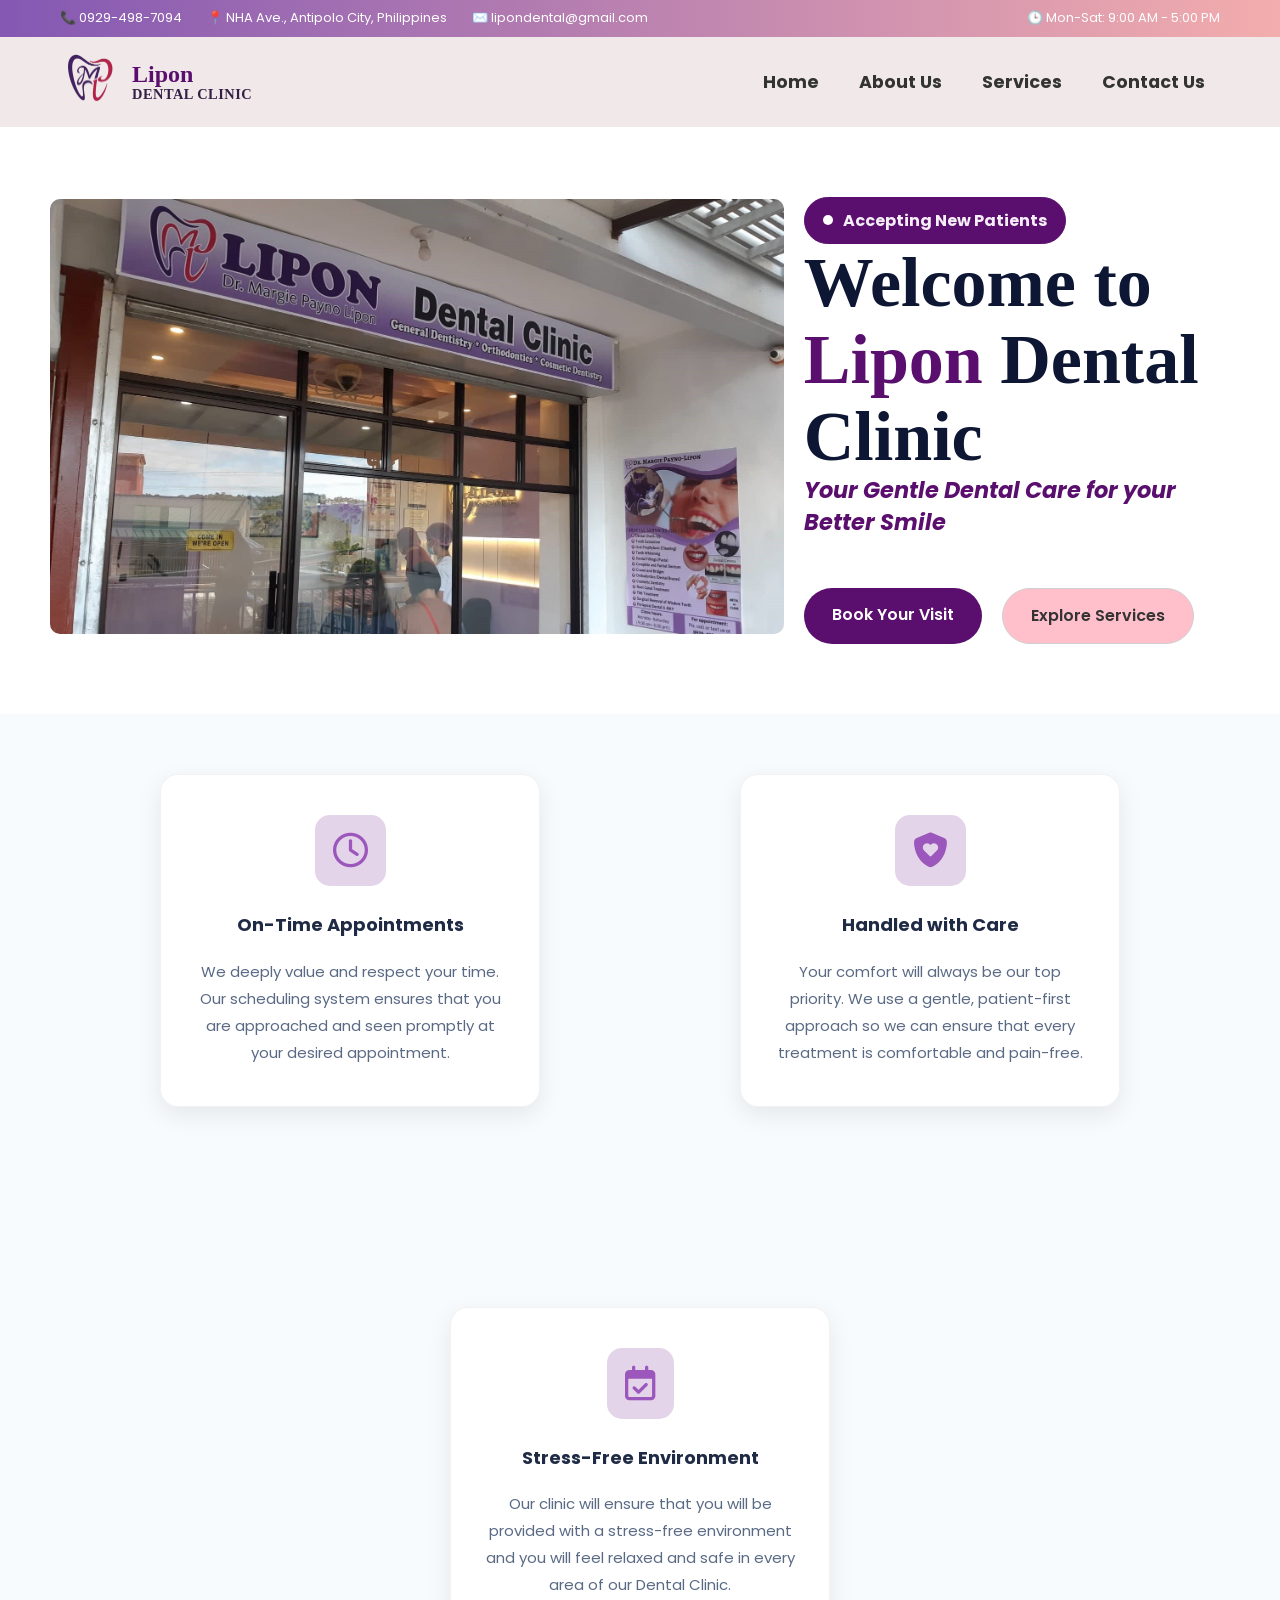
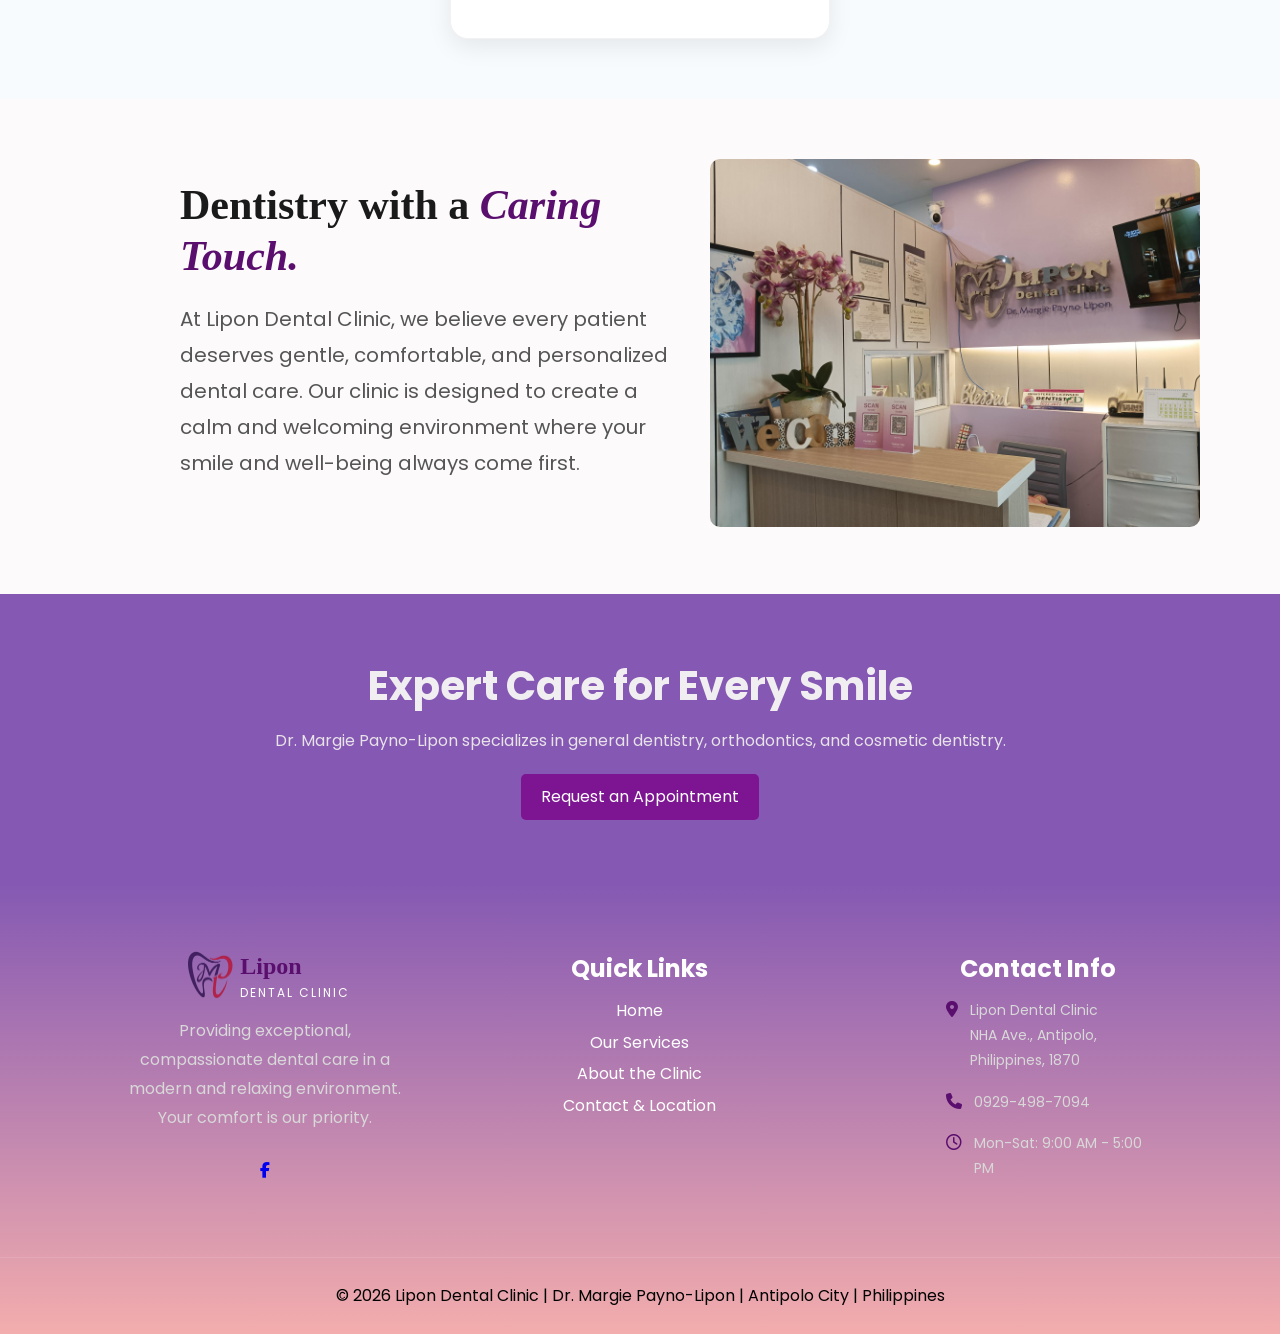
<file: index.html>
<!DOCTYPE html>
<html lang="en">
<head>
    <meta charset="UTF-8">
    <meta name="viewport" content="width=device-width, initial-scale=1.0">
    <title>Lipon Dental Clinic | General Dentistry * Orthodontics * Cosmetic Dentistry</title>
    <link rel="stylesheet" href="css/index.css">
    <link href="https://fonts.googleapis.com/css2?family=Poppins:wght@400;600;700&display=swap" rel="stylesheet">
    <link rel="stylesheet" href="https://cdnjs.cloudflare.com/ajax/libs/font-awesome/6.5.1/css/all.min.css">
</head>
<body>

    <div class="top-bar">
        <div class="container">
            <div class="contact-left">
                <span>📞 0929-498-7094</span>
                <span>📍 NHA Ave., Antipolo City, Philippines</span>
                <span>✉️ lipondental@gmail.com</span>
            </div>
            <div class="schedule-right">
                <span>🕒 Mon-Sat: 9:00 AM - 5:00 PM</span>
            </div>
        </div>
    </div>

    <header>
        <nav>
            <div class="logo-text">
                <strong>
                    <img src="images/logo.jpg" alt="Lipon Dental Clinic Logo">
                </strong>
                <span class="logo-title">
                    <span class="brand-name">Lipon</span>
                    <span class="brand-sub">DENTAL CLINIC</span>
                </span>
            </div>

            <button class="nav-toggle" aria-label="Toggle navigation">
                <i class="fa-solid fa-bars"></i>
            </button>

            <ul class="nav-links">
                <li><a href="index.html">Home</a></li>
                <li><a href="about.html">About Us</a></li>
                <li><a href="services.html">Services</a></li>
                <li><a href="contact.html">Contact Us</a></li>
            </ul>
        </nav>
    </header>

    <main>
        <section class="front-container">
            <div class="front">
                <div class="badge">
                    <div class="dot"></div>
                    Accepting New Patients
                </div>
                <h2>Welcome to <span style="color: #5a0e6d;">Lipon</span> Dental Clinic</h2>
                <span class="quote"><h3>Your Gentle Dental Care for your Better Smile</h3></span>
                <span class="book-button">
                    <a href="contact.html" class="btn-primary">Book Your Visit</a>
                    <a href="services.html" class="btn-secondary">Explore Services</a>
                </span>
            </div>

            <div class="clinicfront">
                <img src="images/clinicfront.jpg" alt="The front of Lipon Dental Clinic with large sign and glass door" class="img-responsive">
            </div>
        </section>

        <section class="box">
            <div class="box1">
                <i class="fa-regular fa-clock"></i>
                <h3>On-Time Appointments</h3>
                <p>We deeply value and respect your time. Our scheduling system ensures that you are approached and seen promptly at your desired appointment.</p>
            </div>
            <div class="box2">
                <i class="fa-solid fa-shield-heart"></i>
                <h3>Handled with Care</h3>
                <p>Your comfort will always be our top priority. We use a gentle, patient-first approach so we can ensure that every treatment is comfortable and pain-free.</p>
            </div>
            <div class="box3">
                <i class="fa-regular fa-calendar-check"></i>
                <h3>Stress-Free Environment</h3>
                <p>Our clinic will ensure that you will be provided with a stress-free environment and you will feel relaxed and safe in every area of our Dental Clinic.</p>
            </div>
        </section>

        <section class="Dentist">
            <div class="descrip">
                <h2>Dentistry with a <em>Caring Touch.</em></h2>
                <p>
                    At Lipon Dental Clinic, we believe every patient deserves gentle,
                    comfortable, and personalized dental care. Our clinic is designed to
                    create a calm and welcoming environment where your smile and well-being
                    always come first.
                </p>
            </div>
            <div class="image">
                <img src="images/frontdesk.jpg" alt="Dental Implants">
            </div>
        </section>

        <section class="appoint-box">
            <h2>Expert Care for Every Smile</h2>
            <p>Dr. Margie Payno-Lipon specializes in general dentistry, orthodontics, and cosmetic dentistry.</p>
            <a href="contact.html" class="req-button">Request an Appointment</a>
        </section>
    </main>

    <footer>
        <div class="footer-container">

            <div class="footer-box">
                <div class="logo">
                    <div class="logo-text">
                        <strong>
                            <img src="images/logo.jpg" alt="Lipon Dental Clinic Logo">
                        </strong>
                    </div>
                    <div>
                        <h2 style="color: #5a0e6d;">Lipon</h2>
                        <span style="color: white;">DENTAL CLINIC</span>
                    </div>
                </div>
                <p>
                    Providing exceptional, compassionate dental care
                    in a modern and relaxing environment. Your
                    comfort is our priority.
                </p>
                <div class="socials">
                    <a href="https://www.facebook.com/profile.php?id=100076051967829&rdid=zDKnbMTBzOsSBwg0&share_url=https%3A%2F%2Fwww.facebook.com%2Fshare%2F1KuawXyeBv%2F#" target="_blank">
                        <i class="fa-brands fa-facebook-f"></i>
                    </a>
                </div>
            </div>

            <div class="footer-box">
                <h3>Quick Links</h3>
                <ul>
                    <li><a href="index.html">Home</a></li>
                    <li><a href="services.html">Our Services</a></li>
                    <li><a href="about.html">About the Clinic</a></li>
                    <li><a href="contact.html">Contact & Location</a></li>
                </ul>
            </div>

            <div class="footer-box">
                <div class="contact-header">
                    <h3>Contact Info</h3>
                </div>
                <div class="contact-item">
                    <i class="fa-solid fa-location-dot"></i>
                    <p>Lipon Dental Clinic<br>NHA Ave., Antipolo, Philippines, 1870</p>
                </div>
                <div class="contact-item">
                    <i class="fa-solid fa-phone"></i>
                    <p>0929-498-7094</p>
                </div>
                <div class="contact-item">
                    <i class="fa-regular fa-clock"></i>
                    <p>Mon-Sat: 9:00 AM - 5:00 PM</p>
                </div>
            </div>

        </div>

        <div class="footer-bottom">
            © 2026 Lipon Dental Clinic | Dr. Margie Payno-Lipon | Antipolo City | Philippines
        </div>
    </footer>

    <script>
        window.addEventListener('scroll', function () {
            const header = document.querySelector('header');
            if (window.scrollY > 10) {
                header.classList.add('scrolled');
            } else {
                header.classList.remove('scrolled');
            }
        });

        const toggle = document.querySelector('.nav-toggle');
        const navLinks = document.querySelector('.nav-links');
        toggle.addEventListener('click', () => {
            navLinks.classList.toggle('open');
        });
    </script>

</body>
</html>
</file>
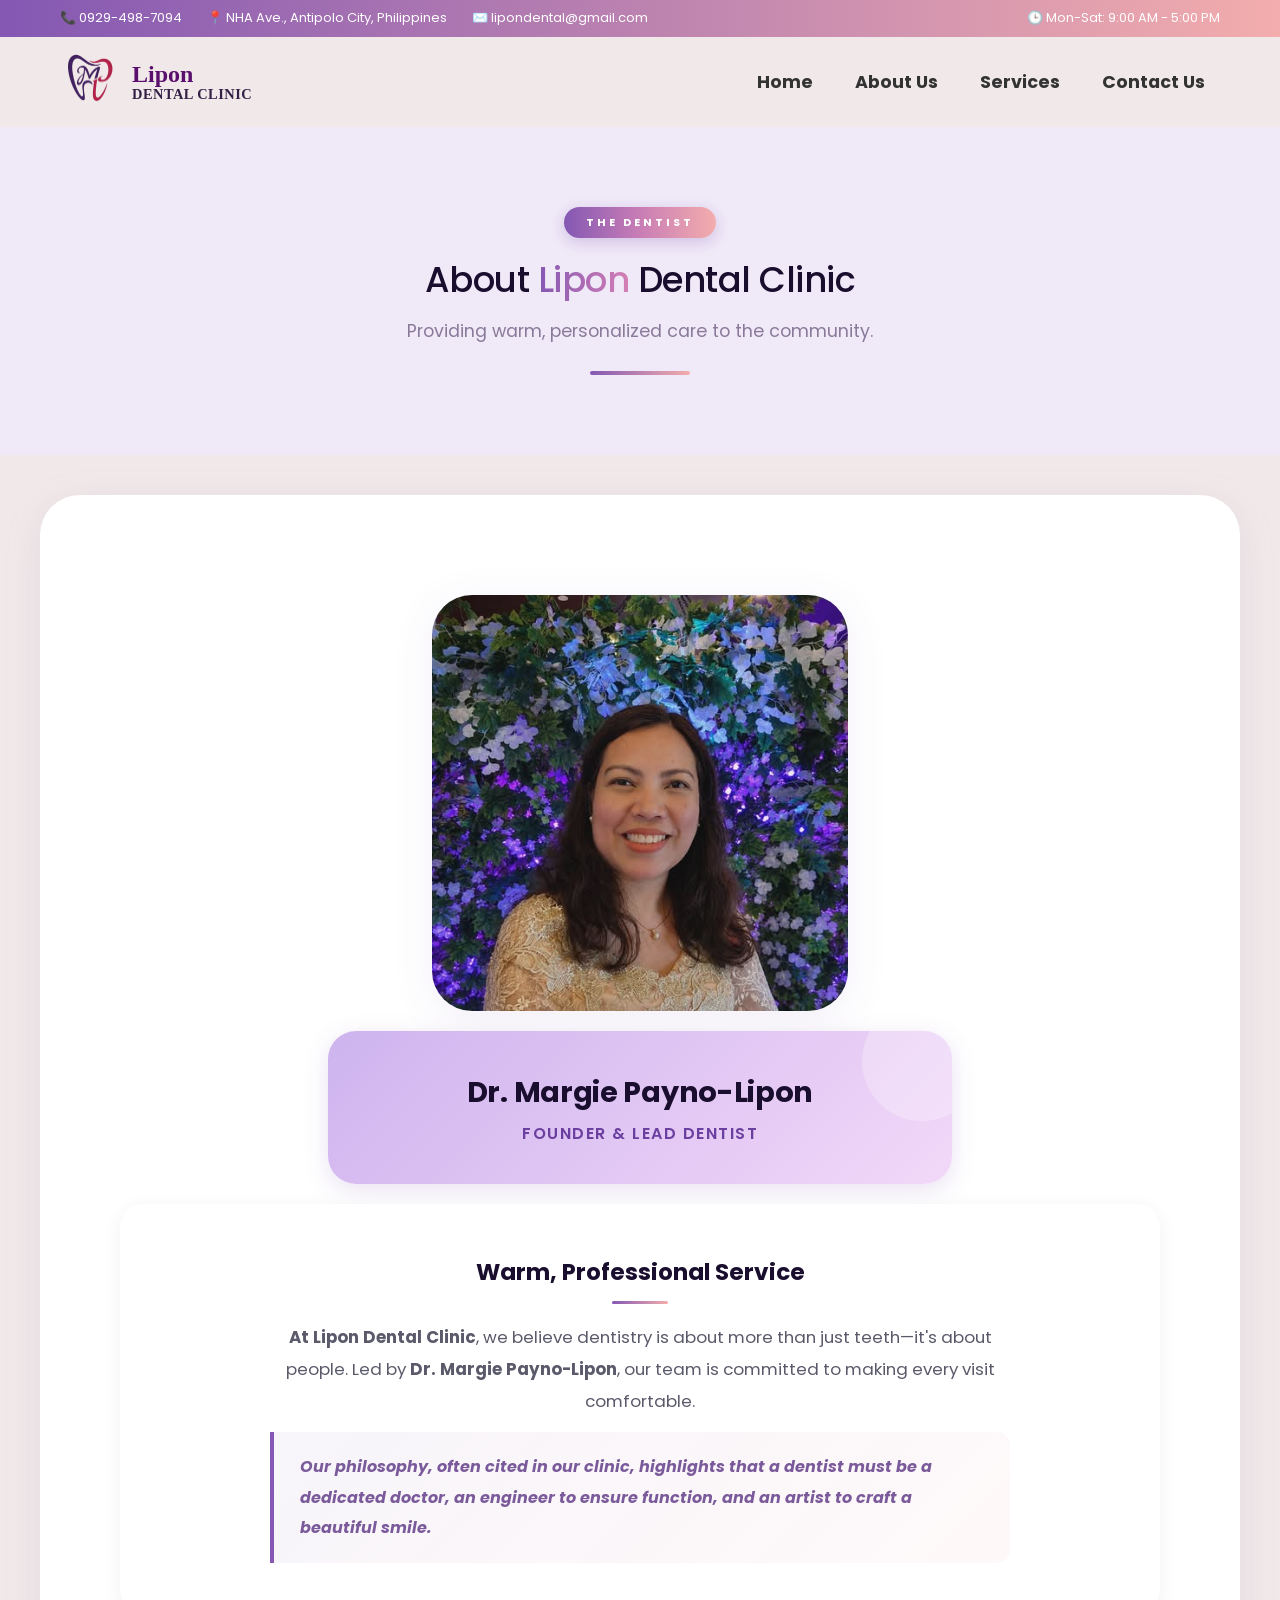
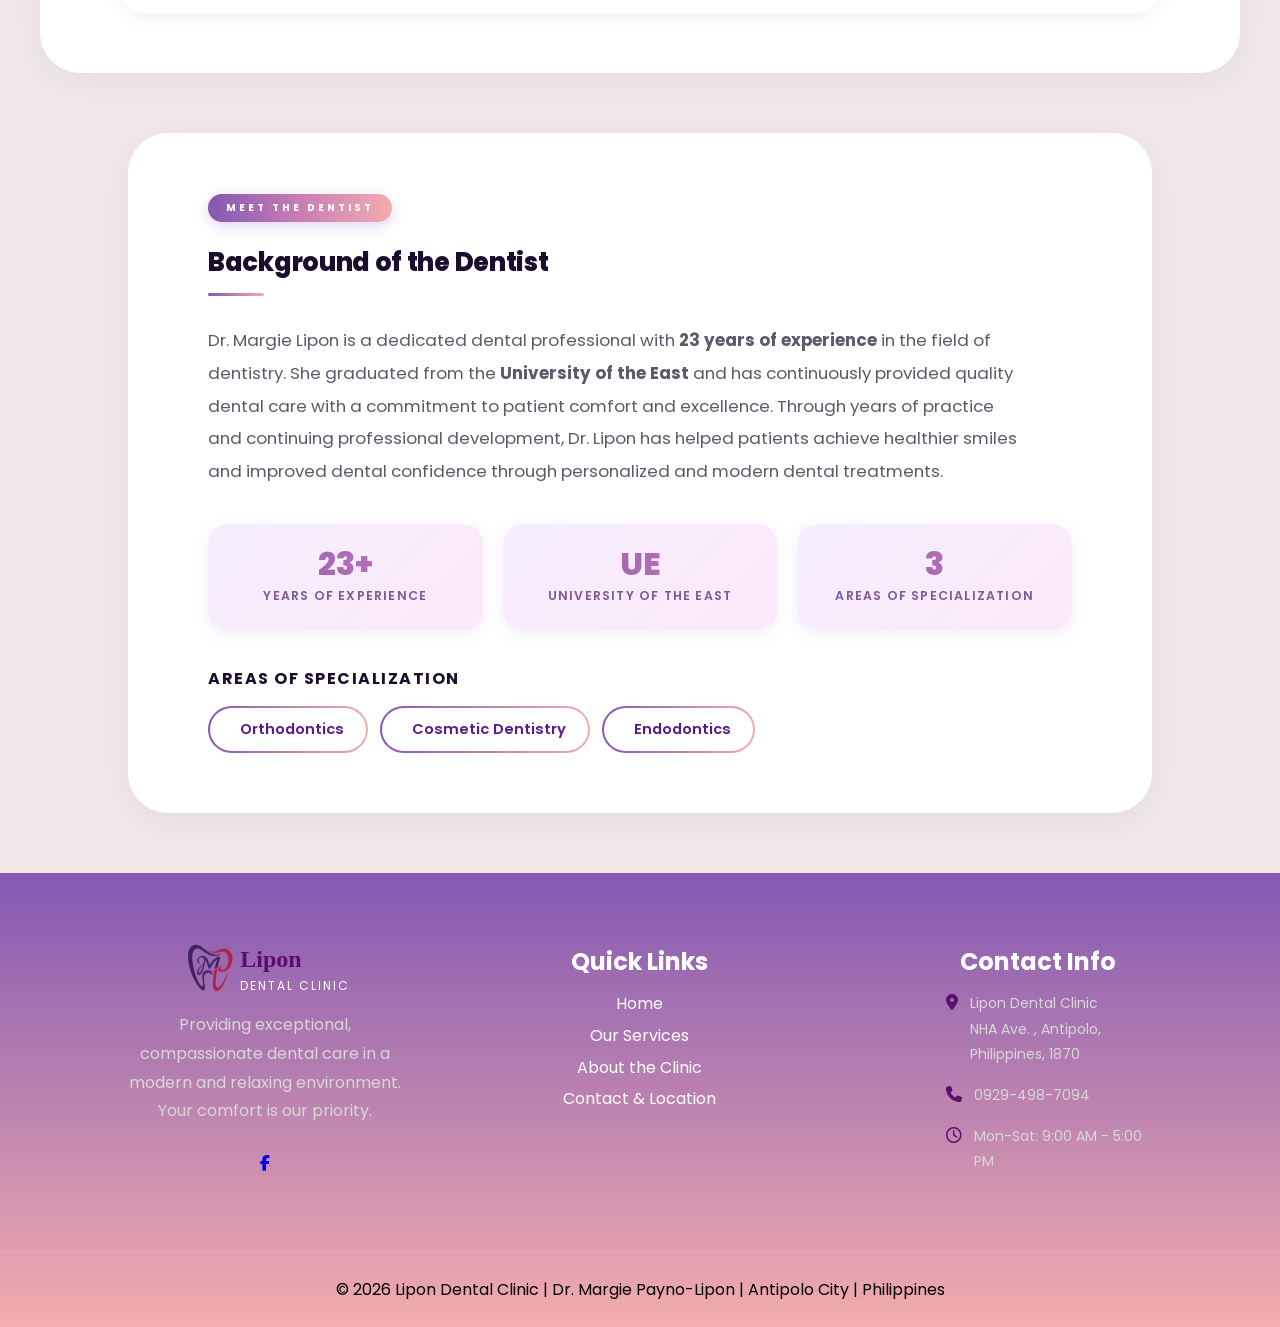
<file: about.html>
<!DOCTYPE html>
<html lang="en">
<head>
    <meta charset="UTF-8">
    <meta name="viewport" content="width=device-width, initial-scale=1.0">
    <title>About Lipon Dental Clinic | Meet Dr. Margie Payno-Lipon and Team</title>
    <link rel="stylesheet" href="css/about.css">
    <link href="https://fonts.googleapis.com/css2?family=Poppins:wght@400;600;700&display=swap" rel="stylesheet">
    <link rel="stylesheet" href="https://cdnjs.cloudflare.com/ajax/libs/font-awesome/6.5.1/css/all.min.css">
</head>
<body>

    <div class="top-bar">
    <div class="container">
        <!-- Left Side Group -->
        <div class="contact-left">
            <span>📞 0929-498-7094</span>
            <span>📍 NHA Ave., Antipolo City, Philippines</span>
            <span>✉️ lipondental@gmail.com</span>
        </div>

        <!-- Right Side Group -->
        <div class="schedule-right">
            <span>🕒 Mon-Sat: 9:00 AM - 5:00 PM</span>
        </div>
    </div>
</div>
    
    <header>
        <nav>
            <div class="logo-text">
                <strong>
                    <img src="images/logo.jpg" alt=":"> 
                </strong>
                  <span class="logo-title">
                <span class="brand-name">Lipon</span>
                <span class="brand-sub">DENTAL CLINIC</span>
            </span>
                </div>
            
                    <ul class="nav">
                <div class="logo-text">
                <li><a href="index.html" class="active">Home</a></li>
                <li><a href="about.html">About Us</a></li>
                <li><a href="services.html">Services</a></li>
                <li><a href="contact.html">Contact Us</a></li>
            </ul>
        </nav>
    </header>

    <main>
       <section class="headtext">
    <span class="eyebrow"> The dentist </span>
   
    <h1>About <span class="highlight">Lipon</span> Dental Clinic</h1>
    <p>Providing warm, personalized care to the community.</p>
    <div class="headtext-divider"></div>
</section>

        <section class="pic-container">
            <img src="images/Doc.LIpon.jpg" alt="Dental Implants"> 

            <div class="pictext">
            <h2>Dr. Margie Payno-Lipon</h2>
            <h3>Founder & Lead Dentist</h3>
            </div>

                <div class="descrip-item">
                    <h3>Warm, Professional Service</h3>
                    <p><b>At Lipon Dental Clinic</b>, we believe dentistry is about more than just teeth—it's about people. Led by <b>Dr. Margie Payno-Lipon</b>, our team is committed to making every visit comfortable.</p>
                    <p><b>Our philosophy, often cited in our clinic, highlights that a dentist must be a dedicated doctor, an engineer to ensure function, and an artist to craft a beautiful smile.</b></p>
                </div>
            
        </section>

        </section>

        <!-- ── DOCTOR BACKGROUND SECTION ── -->
        <section class="doctor-bg-section">
            <span class="section-label">Meet the Dentist</span>
            <h3>Background of the Dentist</h3>
            <div class="doctor-bg-divider"></div>

            <p class="bio">
                Dr. Margie Lipon is a dedicated dental professional with <strong>23 years of experience</strong> in the field of dentistry. She graduated from the <strong>University of the East</strong> and has continuously provided quality dental care with a commitment to patient comfort and excellence. Through years of practice and continuing professional development, Dr. Lipon has helped patients achieve healthier smiles and improved dental confidence through personalized and modern dental treatments.
            </p>

            <!-- Stats -->
            <div class="doctor-stats">
                <div class="stat-card">
                    <div class="stat-number">23+</div>
                    <div class="stat-label">Years of Experience</div>
                </div>
                <div class="stat-card">
                    <div class="stat-number">UE</div>
                    <div class="stat-label">University of the East</div>
                </div>
                <div class="stat-card">
                    <div class="stat-number">3</div>
                    <div class="stat-label">Areas of Specialization</div>
                </div>
            </div>

            <!-- Specializations -->
            <div class="specializations-title">Areas of Specialization</div>
            <div class="spec-tags">
                <span class="spec-tag"><span class="spec-icon"></span> Orthodontics</span>
                <span class="spec-tag"><span class="spec-icon"></span> Cosmetic Dentistry</span>
                <span class="spec-tag"><span class="spec-icon"></span> Endodontics</span>
            </div>
        </section>

    </main>

    <footer>
  <div class="footer-container">

    
    <div class="footer-box">
      <div class="logo">
        <div class="logo-text"><strong>      
            <img src="images/logo.jpg" alt=":"> 
                </strong>
            </div>
        <div>
          <h2 style="color: #5a0e6d;">Lipon</h2>
          <span style="color: white;">DENTAL CLINIC</span>
        </div>
      </div>

      <p>
        Providing exceptional, compassionate dental care
        in a modern and relaxing environment. Your
        comfort is our priority.
      </p>

      <div class="socials">
        <a href="https://www.facebook.com/profile.php?id=100076051967829&rdid=zDKnbMTBzOsSBwg0&share_url=https%3A%2F%2Fwww.facebook.com%2Fshare%2F1KuawXyeBv%2F" target="_blank"> <i class="fa-brands fa-facebook-f"></i></a>
      </div>
    </div>

    
    <div class="footer-box">
      <h3>Quick Links</h3>
      <ul>
        <li><a href="index.html">Home</a></li>
        <li><a href="services.html">Our Services</a></li>
        <li><a href="about.html">About the Clinic</a></li>
        <li><a href="contact.html">Contact & Location</a></li>
      </ul>
    </div>


    
    <div class="footer-box">
        <div class="contact-header">
            <h3>Contact Info</h3>
        </div>
      
      <div class="contact-item">
        <i class="fa-solid fa-location-dot"></i>
        <p>Lipon Dental Clinic<br>NHA Ave. , Antipolo, Philippines, 1870</p>
      </div>

      <div class="contact-item">
        <i class="fa-solid fa-phone"></i>
        <p>0929-498-7094</p>
      </div>

      <div class="contact-item">
        <i class="fa-regular fa-clock"></i>
        <p>
          Mon-Sat: 9:00 AM - 5:00 PM
        </p>
      </div>
    </div>

  </div>

  
  <div class="footer-bottom">
    © 2026 Lipon Dental Clinic | Dr. Margie Payno-Lipon | Antipolo City | Philippines
  </div>

    <script>
    window.addEventListener('scroll', function () {
        const header = document.querySelector('header');
        if (window.scrollY > 10) {
            header.classList.add('scrolled');
        } else {
            header.classList.remove('scrolled');
        }
    });
</script>
</body>
</html>
</file>
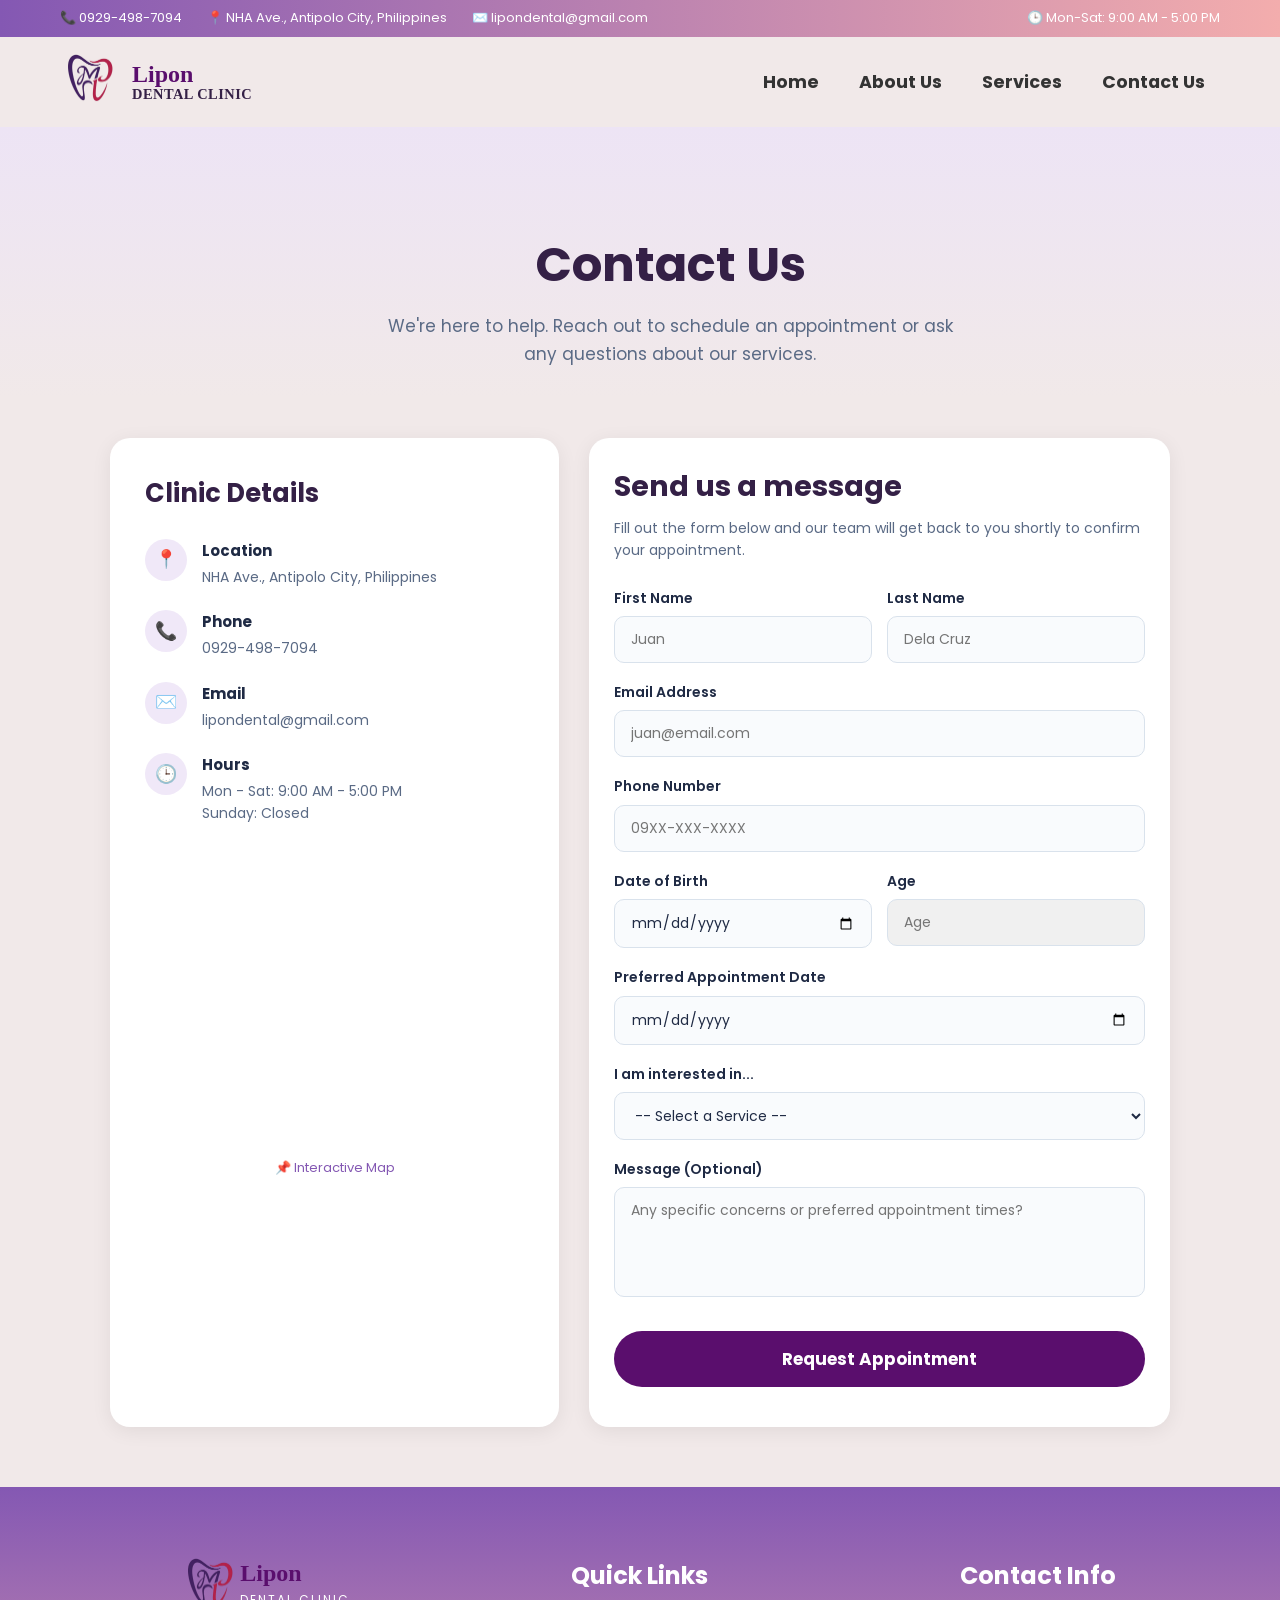
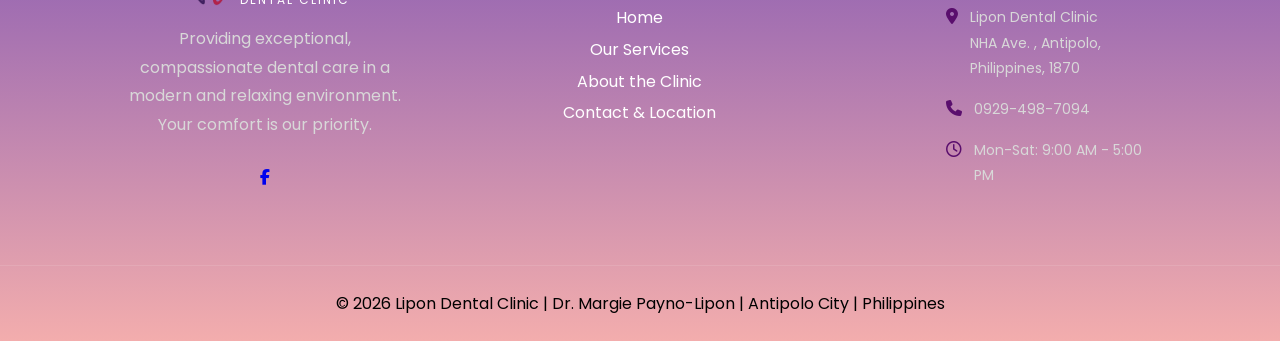
<file: contact.html>
<!DOCTYPE html>
<html lang="en">
<head>
    <meta charset="UTF-8">
    <meta name="viewport" content="width=device-width, initial-scale=1.0">
    <title>Contact Us | Lipon Dental Clinic</title>
    <link rel="stylesheet" href="css/contact.css">
    <link href="https://fonts.googleapis.com/css2?family=Poppins:wght@400;600;700&display=swap" rel="stylesheet">
    <link rel="stylesheet" href="https://cdnjs.cloudflare.com/ajax/libs/font-awesome/6.5.1/css/all.min.css">
</head>
<body>

    <div class="top-bar">
        <div class="container">
            <div class="contact-left">
                <span>📞 0929-498-7094</span>
                <span>📍 NHA Ave., Antipolo City, Philippines</span>
                <span>✉️ lipondental@gmail.com</span>
            </div>
            <div class="schedule-right">
                <span>🕒 Mon-Sat: 9:00 AM - 5:00 PM</span>
            </div>
        </div>
    </div>

    <header>
        <nav>
            <div class="logo-text">
                <strong>
                    <img src="images/logo.jpg" alt="Lipon Dental Clinic Logo">
                </strong>
                <span class="logo-title">
                    <span class="brand-name">Lipon</span>
                    <span class="brand-sub">DENTAL CLINIC</span>
                </span>
            </div>
            <ul>
                <li><a href="index.html">Home</a></li>
                <li><a href="about.html">About Us</a></li>
                <li><a href="services.html">Services</a></li>
                <li><a href="contact.html" class="active">Contact Us</a></li>
            </ul>
        </nav>
    </header>

    <main>
        <section class="contact-hero">
            <h1>Contact Us</h1>
            <p>We're here to help. Reach out to schedule an appointment or ask any questions about our services.</p>
        </section>

        <section class="contact-body">

            <div class="clinic-details">
                <h2>Clinic Details</h2>

                <div class="detail-item">
                    <div class="detail-icon">📍</div>
                    <div>
                        <strong>Location</strong>
                        <p>NHA Ave., Antipolo City, Philippines</p>
                    </div>
                </div>

                <div class="detail-item">
                    <div class="detail-icon">📞</div>
                    <div>
                        <strong>Phone</strong>
                        <p>0929-498-7094</p>
                    </div>
                </div>

                <div class="detail-item">
                    <div class="detail-icon">✉️</div>
                    <div>
                        <strong>Email</strong>
                        <p>lipondental@gmail.com</p>
                    </div>
                </div>

                <div class="detail-item">
                    <div class="detail-icon">🕒</div>
                    <div>
                        <strong>Hours</strong>
                        <p>Mon - Sat: 9:00 AM - 5:00 PM</p>
                        <p>Sunday: Closed</p>
                    </div>
                </div>
<div class="map-box">
    <iframe
        src="https://www.google.com/maps/embed?pb=!1m18!1m12!1m3!1d4750.446903783871!2d121.16698037587442!3d14.617252376667116!2m3!1f0!2f0!3f0!3m2!1i1024!2i768!4f13.1!3m3!1m2!1s0x3397b8d317f05917%3A0xc5b371ff43b23bed!2sDental%20Clinic%20Dr.%20Margie%20P.%20Lipon!5e1!3m2!1sen!2sph!4v1778845346259!5m2!1sen!2sph" width="600" height="450" style="border:0;" allowfullscreen="" loading="lazy" referrerpolicy="no-referrer-when-downgrade">
    </iframe>
    <p class="map-label">📌 Interactive Map</p>
</div>
            </div>

            <div class="form-card">
                <h2>Send us a message</h2>
                <p class="form-sub">Fill out the form below and our team will get back to you shortly to confirm your appointment.</p>

                <form id="appointmentForm">
                    <div class="form-row">
                        <div class="form-group">
                            <label for="firstName">First Name</label>
                            <input type="text" id="firstName" name="firstName" required placeholder="Juan" oninput="this.value = this.value.replace(/[^a-zA-Z\s]/g, '')">
                        </div>
                        <div class="form-group">
                            <label for="lastName">Last Name</label>
                            <input type="text" id="lastName" name="lastName" required placeholder="Dela Cruz" oninput="this.value = this.value.replace(/[^a-zA-Z\s]/g, '')">
                        </div>
                    </div>

                    <div class="form-group">
                        <label for="email">Email Address</label>
                        <input type="email" id="email" name="email" required placeholder="juan@email.com">
                    </div>

                    <div class="form-group">
                        <label for="phone">Phone Number</label>
                        <input type="tel" id="phone" name="phone" placeholder="09XX-XXX-XXXX" require oninput="this.value = this.value.replace(/[^0-9+\-]/g, '')" maxlength="13">
                    </div>

                    <div class="form-row">
    <div class="form-group">
        <label for="dob">Date of Birth</label>
        <input type="date" id="dob" name="dob" required>
    </div>

    <div class="form-group">
        <label for="age">Age</label>
        <input type="text" id="age" name="age" placeholder="Age" readonly>
    </div>
</div>

<div class="form-group">
    <label for="appointmentDate">Preferred Appointment Date</label>
    <input type="date" id="appointmentDate" name="appointmentDate" required>
    <small id="dateError" style="color:red; display:none;">Clinic is closed on Sundays. Please choose another date.</small>
</div>

                    <div class="form-group">
                        <label for="service">I am interested in...</label>
                        <select id="service" name="service" required>
                            <option value="">-- Select a Service --</option>
                            <option value="Check-up">Dental Check-up</option>
                            <option value="Extraction">Tooth Extraction</option>
                            <option value="Cleaning">Oral Prophylaxis (Cleaning)</option>
                            <option value="Whitening">Teeth Whitening</option>
                            <option value="Fillings">Dental Fillings (Pasta)</option>
                            <option value="Denture">Complete and Partial Denture</option>
                            <option value="Crown">Crown and Bridges</option>
                            <option value="Braces">Orthodontics (Dental Braces)</option>
                            <option value="Cosmetic">Cosmetic Dentistry</option>
                            <option value="RootCanal">Root Canal Treatment</option>
                            <option value="TMJ">TMJ Treatment</option>
                            <option value="Wisdom">Surgical Removal of Wisdom Tooth</option>
                            <option value="Xray">Periapical Dental X-Ray</option>
                            <option value="Other">Other (Please specify in the message)</option>
                        </select>
                    </div>

                    <div class="form-group">
                        <label for="message">Message (Optional)</label>
                        <textarea id="message" name="message" rows="4" placeholder="Any specific concerns or preferred appointment times?"></textarea>
                    </div>

                    <button type="submit" class="appointment-btn">Request Appointment</button>
                    <div id="formFeedback"></div>
                </form>
            </div>

        </section>
    </main>

    <footer>
  <div class="footer-container">

    
    <div class="footer-box">
      <div class="logo">
        <div class="logo-text"><strong>      
            <img src="images/logo.jpg" alt=":"> 
                </strong>
            </div>
        <div>
          <h2 style="color: #5a0e6d;">Lipon</h2>
          <span style="color: white;">DENTAL CLINIC</span>
        </div>
      </div>

      <p>
        Providing exceptional, compassionate dental care
        in a modern and relaxing environment. Your
        comfort is our priority.
      </p>

      <div class="socials">
        <a href="https://www.facebook.com/profile.php?id=100076051967829&rdid=zDKnbMTBzOsSBwg0&share_url=https%3A%2F%2Fwww.facebook.com%2Fshare%2F1KuawXyeBv%2F#" target="_blank"> <i class="fa-brands fa-facebook-f"></i></a>
      </div>
    </div>

    
    <div class="footer-box">
      <h3>Quick Links</h3>
      <ul>
        <li><a href="index.html">Home</a></li>
        <li><a href="services.html">Our Services</a></li>
        <li><a href="about.html">About the Clinic</a></li>
        <li><a href="contact.html">Contact & Location</a></li>
      </ul>
    </div>


    
    <div class="footer-box">
        <div class="contact-header">
            <h3>Contact Info</h3>
        </div>
      
      <div class="contact-item">
        <i class="fa-solid fa-location-dot"></i>
        <p>Lipon Dental Clinic<br>NHA Ave. , Antipolo, Philippines, 1870</p>
      </div>

      <div class="contact-item">
        <i class="fa-solid fa-phone"></i>
        <p>0929-498-7094</p>
      </div>

      <div class="contact-item">
        <i class="fa-regular fa-clock"></i>
        <p>
          Mon-Sat: 9:00 AM - 5:00 PM
        </p>
      </div>
    </div>

  </div>

  
  <div class="footer-bottom">
    © 2026 Lipon Dental Clinic | Dr. Margie Payno-Lipon | Antipolo City | Philippines
  </div>

     <script src="java/contact.js"></script>
</body>
</html>
</file>
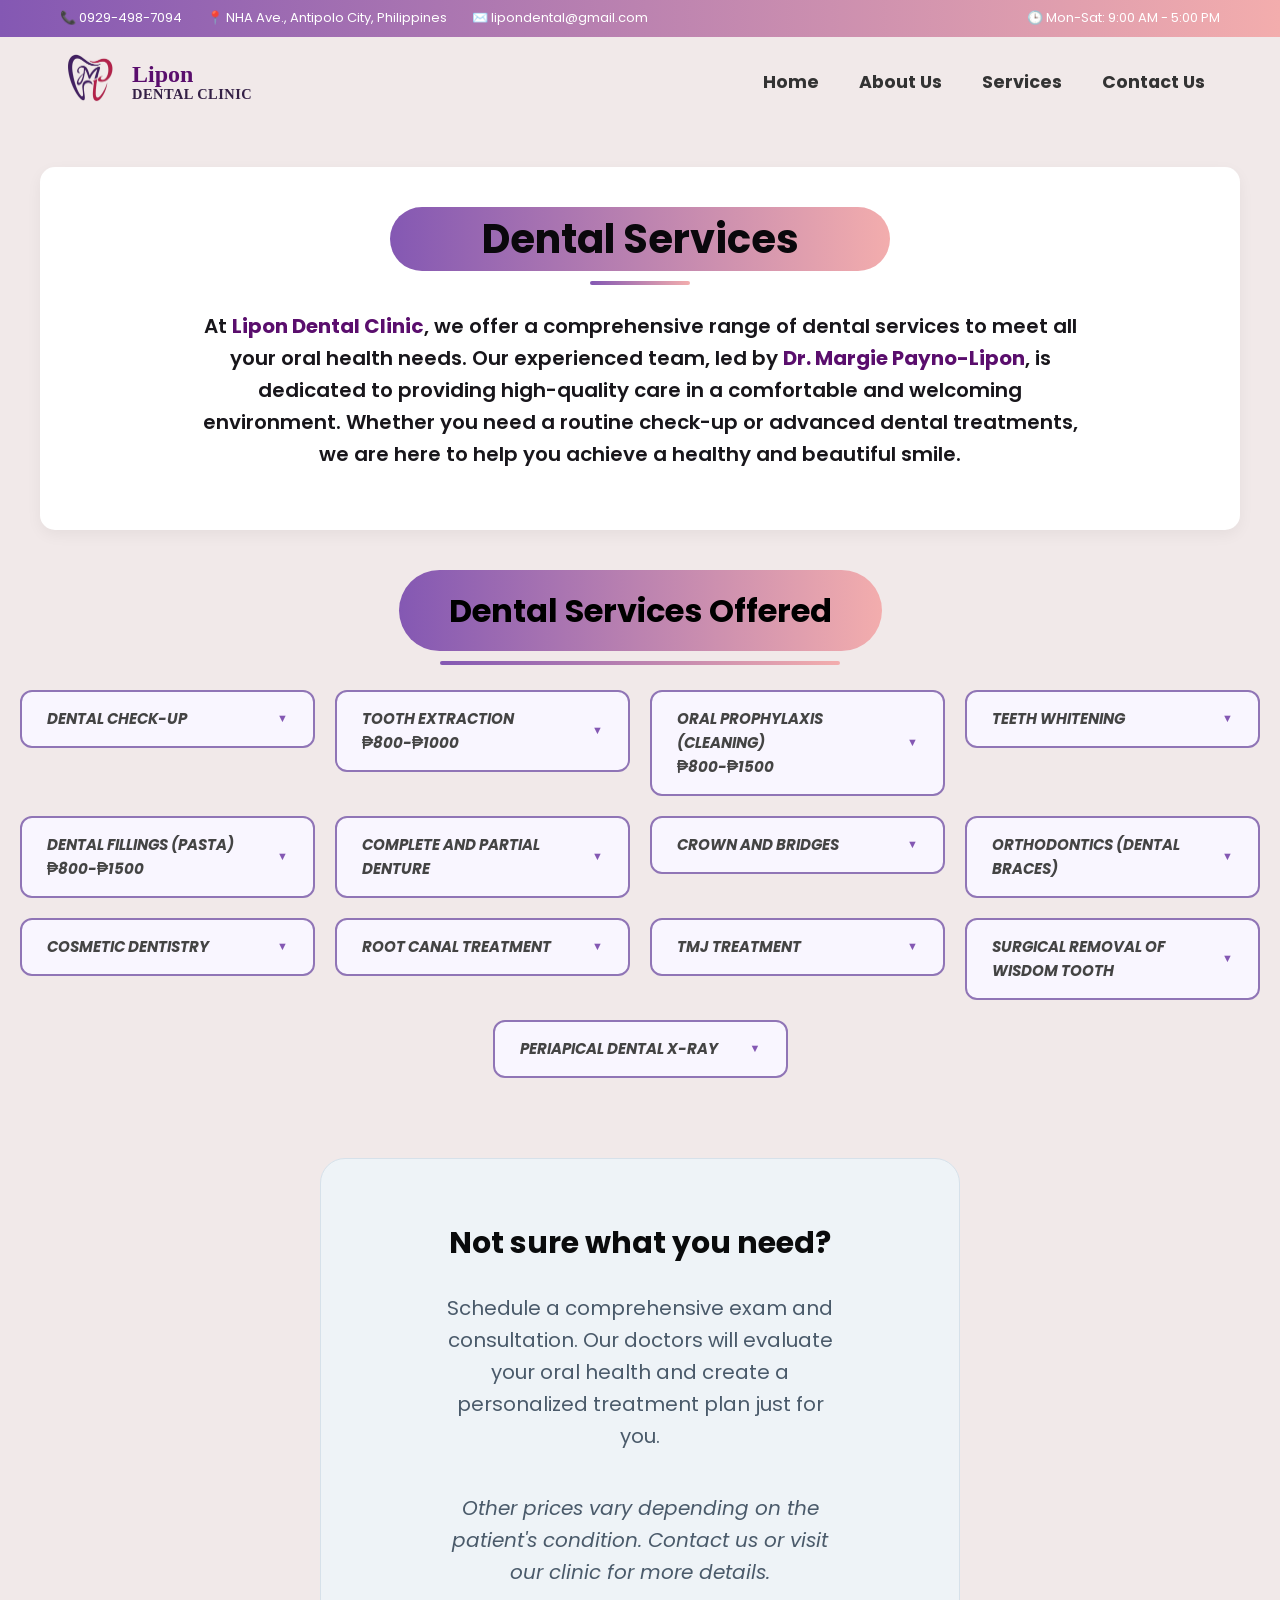
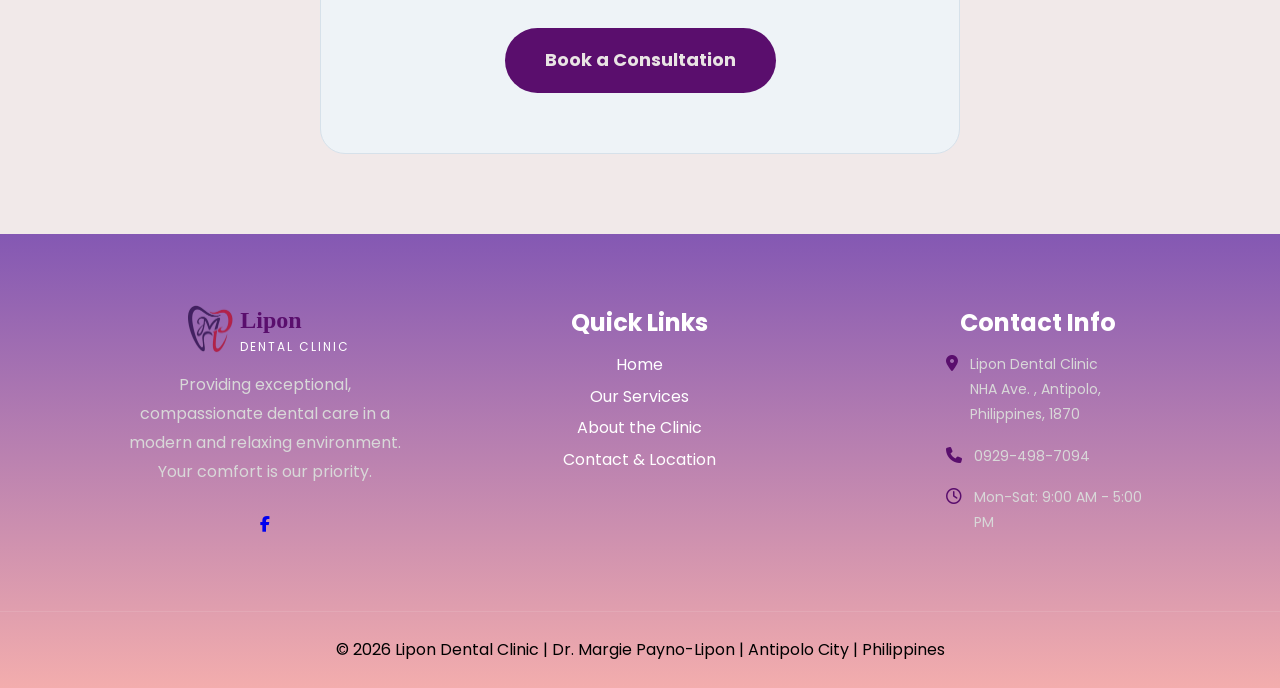
<file: services.html>
<!DOCTYPE html>
<html lang="en">
<head>
    <meta charset="UTF-8">
    <meta name="viewport" content="width=device-width, initial-scale=1.0">
    <title>Services</title>
    <link rel="stylesheet" href="css/services.css">
    <link href="https://fonts.googleapis.com/css2?family=Poppins:wght@400;600;700&display=swap" rel="stylesheet">
    <link rel="stylesheet" href="https://cdnjs.cloudflare.com/ajax/libs/font-awesome/6.5.1/css/all.min.css">
</head>
<body>

    <div class="top-bar">
    <div class="container">
        <div class="contact-left">
            <span>📞 0929-498-7094</span>
            <span>📍 NHA Ave., Antipolo City, Philippines</span>
            <span>✉️ lipondental@gmail.com</span>
        </div>
        <div class="schedule-right">
            <span>🕒 Mon-Sat: 9:00 AM - 5:00 PM</span>
        </div>
    </div>
</div>

<header>
    <nav>
        <div class="logo-text">
            <strong>
                <img src="images/logo.jpg" alt="Lipon Dental Clinic Logo">
            </strong>
            <span class="logo-title">
                <span class="brand-name">Lipon</span>
                <span class="brand-sub">DENTAL CLINIC</span>
            </span>
        </div>

        <ul>
            <li><a href="index.html">Home</a></li>
            <li><a href="about.html">About Us</a></li>
            <li><a href="services.html" class="active">Services</a></li>
            <li><a href="contact.html">Contact Us</a></li>
        </ul>
    </nav>
</header>

    
    <section>
    <div class="servcontainer">
        <div class="servcontent">
            <h1>Dental Services</h1>
            <div class="divider"></div>
            <h4>At <b style="color: #5a0e6d;">Lipon Dental Clinic</b>, we offer a comprehensive range of dental services to meet all your oral health needs. Our experienced team, led by <b style="color: #5a0e6d;">Dr. Margie Payno-Lipon</b>, is dedicated to providing high-quality care in a comfortable and welcoming environment. Whether you need a routine check-up or advanced dental treatments, we are here to help you achieve a healthy and beautiful smile.</h4>
        </div>
        </div>
     </section>

        <div class="services">
            <h2>Dental Services Offered</h2>
            <div class="divider"></div>
            <ul class="service-list">

                <li>
                    <div class="service-header">
                        <span>DENTAL CHECK-UP</span>
                        <span class="arrow">▼</span>
                    </div>
                    <div class="service-body">Regular examination of your teeth and gums to detect cavities, plaque buildup, and other oral health concerns early.</div>
                </li>

                <li>
                    <div class="service-header">
                        <span>TOOTH EXTRACTION <br> <i class="fa-solid fa-peso-sign"></i>800-<i class="fa-solid fa-peso-sign"></i>1000 </span>
                        <span class="arrow">▼</span>
                    </div>
                    <div class="service-body">Safe removal of damaged, decayed, or problematic teeth to relieve pain and prevent further complications.</div>
                </li>

                <li>
                    <div class="service-header">
                        <span>ORAL PROPHYLAXIS (CLEANING) <br> <i class="fa-solid fa-peso-sign"></i>800-<i class="fa-solid fa-peso-sign"></i>1500 </span>
                        <span class="arrow">▼</span>
                    </div>
                    <div class="service-body">Professional cleaning of teeth to remove plaque and tartar, promoting healthy gums and fresh breath.</div>
                </li>

                <li>
                    <div class="service-header">
                        <span>TEETH WHITENING</span>
                        <span class="arrow">▼</span>
                    </div>
                    <div class="service-body">Safe and effective teeth whitening treatments to brighten your smile and boost your confidence.</div>
                </li>

                <li>
                    <div class="service-header">
                        <span>DENTAL FILLINGS (PASTA) <br> <i class="fa-solid fa-peso-sign"></i>800-<i class="fa-solid fa-peso-sign"></i>1500  </span>
                        <span class="arrow">▼</span>
                    </div>
                    <div class="service-body">Restorative treatment to repair damaged teeth and restore their function and appearance.</div>
                </li>

                <li>
                    <div class="service-header">
                        <span>COMPLETE AND PARTIAL DENTURE</span>
                        <span class="arrow">▼</span>
                    </div>
                    <div class="service-body">Custom-made prosthetic devices to replace missing teeth and restore your smile.</div>
                </li>

                <li>
                    <div class="service-header">
                        <span>CROWN AND BRIDGES</span>
                        <span class="arrow">▼</span>
                    </div>
                    <div class="service-body">Restorative treatments to cover damaged teeth or fill gaps left by missing teeth.</div>
                </li>

                <li>
                    <div class="service-header">
                        <span>ORTHODONTICS (DENTAL BRACES)</span>
                        <span class="arrow">▼</span>
                    </div>
                    <div class="service-body">Correction of misaligned teeth and jaw issues through orthodontic treatment.</div>
                </li>

                <li>
                    <div class="service-header">
                        <span>COSMETIC DENTISTRY</span>
                        <span class="arrow">▼</span>
                    </div>
                    <div class="service-body">Procedures focused on improving the appearance of your smile and overall oral aesthetics.</div>
                </li>

                <li>
                    <div class="service-header">
                        <span>ROOT CANAL TREATMENT</span>
                        <span class="arrow">▼</span>
                    </div>
                    <div class="service-body">Procedure to remove infected or inflamed pulp from inside the tooth and save the tooth from extraction.</div>
                </li>

                <li>
                    <div class="service-header">
                        <span>TMJ TREATMENT</span>
                        <span class="arrow">▼</span>
                    </div>
                    <div class="service-body">Treatment for temporomandibular joint (TMJ) disorders to alleviate pain and improve jaw function.</div>
                </li>

                <li>
                    <div class="service-header">
                        <span>SURGICAL REMOVAL OF WISDOM TOOTH</span>
                        <span class="arrow">▼</span>
                    </div>
                    <div class="service-body">Procedure to remove impacted or problematic wisdom teeth to prevent complications.</div>
                </li>

                <li>
                    <div class="service-header">
                        <span>PERIAPICAL DENTAL X-RAY</span>
                        <span class="arrow">▼</span>
                    </div>
                    <div class="service-body">Imaging technique used to visualize the roots and surrounding tissues of teeth.</div>
                </li>

            </ul>
        </div>
    </div>

    <div class="consultation-box">
        <h2>Not sure what you need?</h2>
        <p>
            Schedule a comprehensive exam and consultation. Our doctors will
            evaluate your oral health and create a personalized treatment
            plan just for you.
        </p>
        <p><em>Other prices vary depending on the patient's condition. Contact us or visit our clinic for more details.</em></p>
        <a href="contact.html" class="consult-btn">Book a Consultation</a>
    </div>

    <footer>
        <div class="footer-container">

            <div class="footer-box">
                <div class="logo">
                    <div class="logo-text"><strong>      
                        <img src="images/logo.jpg" alt=":"> 
                    </strong></div>
                    <div>
                        <h2 style="color: #5a0e6d;">Lipon</h2>
                        <span style="color: white;">DENTAL CLINIC</span>
                    </div>
                </div>
                <p>
                    Providing exceptional, compassionate dental care
                    in a modern and relaxing environment. Your
                    comfort is our priority.
                </p>
                <div class="socials">
                    <a href="https://www.facebook.com/profile.php?id=100076051967829&rdid=zDKnbMTBzOsSBwg0&share_url=https%3A%2F%2Fwww.facebook.com%2Fshare%2F1KuawXyeBv%2F#" target="_blank"><i class="fa-brands fa-facebook-f"></i></a>
                </div>
            </div>

            <div class="footer-box">
                <h3>Quick Links</h3>
                <ul>
                    <li><a href="index.html">Home</a></li>
                    <li><a href="services.html">Our Services</a></li>
                    <li><a href="about.html">About the Clinic</a></li>
                    <li><a href="contact.html">Contact & Location</a></li>
                </ul>
            </div>

            <div class="footer-box">
                <div class="contact-header">
                    <h3>Contact Info</h3>
                </div>
                <div class="contact-item">
                    <i class="fa-solid fa-location-dot"></i>
                    <p>Lipon Dental Clinic<br>NHA Ave. , Antipolo, Philippines, 1870</p>
                </div>
                <div class="contact-item">
                    <i class="fa-solid fa-phone"></i>
                    <p>0929-498-7094</p>
                </div>
                <div class="contact-item">
                    <i class="fa-regular fa-clock"></i>
                    <p>
                        Mon-Sat: 9:00 AM - 5:00 PM
                    </p>
                </div>
            </div>

        </div>

        <div class="footer-bottom">
            © 2026 Lipon Dental Clinic | Dr. Margie Payno-Lipon | Antipolo City | Philippines
        </div>
    </footer>

<script>
    window.addEventListener('scroll', function () {
        const header = document.querySelector('header');
        if (window.scrollY > 10) {
            header.classList.add('scrolled');
        } else {
            header.classList.remove('scrolled');
        }
    });

    document.querySelectorAll('.service-list li').forEach(item => {
        item.addEventListener('click', () => {
            const isOpen = item.classList.contains('open');
            document.querySelectorAll('.service-list li').forEach(i => i.classList.remove('open'));
            if (!isOpen) item.classList.add('open');
        });
    });
</script>
</body>
</html>
</file>
<file: css/index.css>
* {
    margin: 0;
    padding: 0;
    box-sizing: border-box;
}

body {
    font-family: 'Poppins', Arial, sans-serif;
    line-height: 1.6;
    color: #333;
    background-color: #f1e9e9;
}

.top-bar {
    color: white;
    padding: 8px 0;
    font-size: 13px;
    width: 100%;
    position: relative;
    top: 0;
    background: linear-gradient(to right, #8458b3, rgb(243, 173, 173));
}

.top-bar .container {
    display: flex;
    justify-content: space-between;
    align-items: center;
    max-width: 1200px;
    margin: 0 auto;
    padding: 0 20px;
}

.contact-left {
    display: flex;
    gap: 25px;
}

header {
    background: #f1e9e9;
    padding: 1rem 0;
    width: 100%;
    position: sticky;
    top: 0;
    z-index: 999;
    transition: all 0.3s ease;
}

header.scrolled {
    background: rgba(255, 255, 255, 0.8);
    backdrop-filter: blur(10px);
    -webkit-backdrop-filter: blur(10px);
    box-shadow: 0 2px 10px rgba(0,0,0,0.1);
}

nav {
    display: flex;
    justify-content: space-between;
    align-items: center;
    max-width: 1200px;
    margin: auto;
    padding: 0 20px;
}

.logo-text {
    display: inline-flex;
    align-items: center;
    gap: 12px;
    text-decoration: none;
}

.logo-title {
    display: flex;
    flex-direction: column;
    line-height: 1.1;
    font-family: 'Georgia', serif;
}

.brand-name {
    color: #5a0e6d;
    font-weight: bold;
    font-size: 1.5rem;
}

.brand-sub {
    color: #342046;
    font-size: 0.9rem;
    font-weight: bold;
    text-transform: uppercase;
    letter-spacing: 0.5px;
}

.logo-text strong img {
    width: 60px;
    height: auto;
}

.nav-links {
    display: flex;
    list-style: none;
    gap: 10px;
}

.nav-links li a {
    color: #333;
    text-decoration: none;
    padding: 8px 15px;
    font-size: 1.1rem;
    font-weight: bold;
    transition: color 0.3s;
}

.nav-links li a:hover {
    color: #8458b3;
}

.nav-toggle {
    display: none;
    background: none;
    border: none;
    font-size: 1.5rem;
    color: #5a0e6d;
    cursor: pointer;
}

.box {
    display: flex;
    justify-content: center;
    gap: 200px;
    padding: 60px 40px;
    background: #f8fbfd;
    flex-wrap: wrap;
}

.box1, .box2, .box3 {
    width: 380px;
    min-height: 180px;
    background: white;
    border-radius: 18px;
    box-shadow: 0 8px 25px rgba(0, 0, 0, 0.08);
    border: 1px solid rgba(0, 0, 0, 0.05);
    padding: 40px 30px;
    text-align: center;
    transition: transform 0.3s ease, box-shadow 0.3s ease;
}

.box1:hover, .box2:hover, .box3:hover {
    transform: translateY(-8px);
    box-shadow: 0 12px 30px rgba(0, 0, 0, 0.12);
}

.box1 i, .box2 i, .box3 i {
    font-size: 35px;
    color: #9b57bb;
    background: #e4d4e9;
    padding: 18px;
    border-radius: 15px;
    margin-bottom: 25px;
}

.box1 h3, .box2 h3, .box3 h3 {
    font-size: 18px;
    font-weight: bold;
    color: #1f2a44;
    margin-bottom: 18px;
}

.box1 p, .box2 p, .box3 p {
    font-size: 15px;
    color: #5a6a85;
    line-height: 1.8;
}

.appoint-box {
    text-align: center;
    padding: 60px 20px;
    background: #8458b3;
}

.appoint-box p {
    color: #e8e2e9;
    font-family: 'Poppins', sans-serif;
}

.appoint-box h2 {
    font-size: 2.5rem;
    color: #f1eef1;
    margin-bottom: 10px;
    font-family: 'Poppins', sans-serif;
}

.req-button {
    display: inline-block;
    background: #7d1492;
    color: white;
    padding: 10px 20px;
    text-decoration: none;
    border-radius: 5px;
    margin-top: 20px;
    font-family: 'Poppins', sans-serif;
    transition: all 0.3s ease;
}

.req-button:hover {
    background: #5a0e6d;
    transform: translateY(-3px);
    box-shadow: 0 8px 20px rgba(125, 20, 146, 0.3);
    color: black;
}

.quote {
    color: #5a0e6d;
    font-size: 1.2rem;
    font-style: italic;
    font-weight: 500;
    line-height: 1.4;
    font-family: 'Poppins', sans-serif;
}

.badge {
    display: inline-flex;
    align-items: center;
    gap: 10px;
    background: #5a0e6d;
    color: #f5eef7;
    padding: 10px 18px;
    border-radius: 30px;
    font-weight: bold;
    border: 1.5px solid #5a0e6d;
}

.badge .dot {
    width: 10px;
    height: 10px;
    background: white;
    border-radius: 50%;
}

.front-container {
    display: flex;
    color: #060507;
    background-color: white;
    align-items: center;
    padding: 50px;
    margin: auto;
    flex-direction: row-reverse;
}

.front-container h1 {
    font-family: 'Poppins', cursive;
    color: #8458b3;
}

.front {
    padding: 20px;
    display: flex;
    flex-direction: column;
    justify-content: center;
    align-items: flex-start;
    text-align: left;
}

.front h2 {
    font-size: 70px;
    line-height: 1.1;
    color: #0d1633;
    font-family: Georgia, serif;
}

.book-button {
    display: flex;
    gap: 20px;
    margin-top: 50px;
}

.btn-primary,
.btn-secondary {
    text-decoration: none;
    padding: 14px 28px;
    border-radius: 30px;
    font-weight: 600;
    font-size: 16px;
    transition: 0.3s ease;
}

.btn-primary {
    background-color: #5a0e6d;
    color: white;
}

.btn-primary:hover {
    background: pink;
    transform: translateY(-3px);
    box-shadow: 0 8px 20px rgba(125, 20, 146, 0.3);
    color: black;
}

.btn-secondary {
    border: 1px solid #cfcfcf;
    color: #333;
    background-color: pink;
}

.btn-secondary:hover {
    background: #5a0e6d;
    transform: translateY(-3px);
    box-shadow: 0 8px 20px rgba(125, 20, 146, 0.3);
    color: white;
}

.clinic {
    background: rgb(244, 238, 245);
    padding: 15px;
    border: 1px solid #ddd;
}

.clinicfront img {
    width: 100%;
    height: auto;
    border-radius: 10px;
}

.Dentist {
    display: flex;
    background-color: rgb(252, 250, 250);
    align-items: center;
    justify-content: space-between;
    padding: 60px 80px;
    margin: auto;
    gap: 40px;
}

.descrip {
    flex: 1;
    font-family: 'Poppins', sans-serif;
    margin-left: 100px;
}

.descrip p {
    font-size: 20px;
    color: #555;
    line-height: 1.8;
    margin-bottom: 32px;
    max-width: 800px;
}

.descrip h2 em {
    font-style: italic;
    color: #5a0e6d;
}

.descrip h2 {
    font-family: 'Georgia', serif;
    font-size: 42px;
    font-weight: 600;
    line-height: 1.2;
    color: #1a1a1a;
    margin-bottom: 20px;
}

.image {
    flex: 1;
    text-align: right;
}

.image img {
    width: 100%;
    border-radius: 10px;
}

footer {
    background: linear-gradient(to bottom, #8458b3, rgb(243, 173, 173));
    color: white;
    padding-top: 70px;
}

.footer-container {
    width: 80%;
    margin: auto;
    display: grid;
    grid-template-columns: repeat(3, 1fr);
    gap: 100px;
    align-items: start;
    justify-content: center;
}

.footer-box:first-child {
    text-align: center;
    display: flex;
    flex-direction: column;
    align-items: center;
}

.footer-box {
    text-align: center;
}

.footer-box p {
    line-height: 1.8;
    color: #d8d8d8;
    margin-bottom: 25px;
}

.footer-box h3 {
    margin-bottom: 10px;
    font-size: 24px;
}

.contact-header {
    margin-left: 30%;
}

.footer-box ul {
    list-style: none;
}

.footer-box ul li {
    margin-bottom: 6px;
}

.footer-box ul li a {
    text-decoration: none;
    color: white;
    transition: 0.3s;
}

.footer-box ul li a:hover {
    color: #5a0e6d;
}

.footer-box:last-child {
    text-align: left;
}

.footer-bottom {
    border-top: 1px solid rgba(255,255,255,0.1);
    margin-top: 60px;
    text-align: center;
    padding: 25px;
    color: black;
}

.logo {
    display: flex;
    align-items: center;
    margin-bottom: 10px;
    justify-content: center;
    text-align: left;
}

.logo h2 {
    display: flex;
    flex-direction: column;
    line-height: 1.1;
    font-family: 'Georgia', serif;
}

.logo span {
    color: #f2f7f8;
    font-size: 12px;
    letter-spacing: 2px;
}

.contact-item {
    display: flex;
    align-items: flex-start;
    gap: 12px;
    margin-bottom: 16px;
    margin-left: 25%;
    color: #d8d8d8;
    font-size: 14px;
    line-height: 1.6;
}

.contact-item i {
    font-size: 16px;
    color: #5a0e6d;
    margin-top: 3px;
    flex-shrink: 0;
}

.contact-item p {
    margin: 0;
}

@media screen and (max-width: 1024px) {
    .box {
        gap: 40px;
    }

    .front h2 {
        font-size: 52px;
    }

    .Dentist {
        padding: 60px 40px;
    }

    .descrip {
        margin-left: 40px;
    }

    .footer-container {
        gap: 50px;
    }
}

@media screen and (max-width: 768px) {
    .top-bar .container {
        flex-direction: column;
        gap: 6px;
        text-align: center;
    }

    .contact-left {
        flex-direction: column;
        gap: 4px;
        align-items: center;
    }

    .nav-toggle {
        display: block;
    }

    .nav-links {
        display: none;
        flex-direction: column;
        width: 100%;
        background: #f1e9e9;
        padding: 10px 0 20px 0;
        text-align: center;
        gap: 0;
    }

    .nav-links.open {
        display: flex;
    }

    .nav-links li a {
        display: block;
        padding: 10px 20px;
        font-size: 1rem;
    }

    nav {
        flex-wrap: wrap;
        padding: 10px 20px;
    }

    .front-container,
    .Dentist {
        flex-direction: column;
        padding: 40px 20px;
        text-align: center;
    }

    .front {
        align-items: center;
    }

    .front h2 {
        font-size: 2.2rem;
    }

    .book-button {
        flex-direction: column;
        align-items: center;
        margin-top: 30px;
    }

    .clinicfront,
    .image {
        width: 100%;
    }

    .clinicfront img,
    .image img {
        max-width: 100%;
        height: auto;
    }

    .descrip {
        margin-left: 0;
        text-align: center;
    }

    .descrip p {
        font-size: 16px;
    }

    .descrip h2 {
        font-size: 1.8rem;
    }

    .appoint-box h2 {
        font-size: 1.8rem;
    }

    .box {
        gap: 24px;
        padding: 40px 20px;
    }

    .box1, .box2, .box3 {
        width: 100%;
        max-width: 420px;
    }

    .footer-container {
        grid-template-columns: 1fr;
        gap: 40px;
        width: 90%;
    }

    .footer-box:last-child {
        text-align: center;
    }

    .contact-header {
        margin-left: 0;
    }

    .contact-item {
        margin-left: 0;
        justify-content: center;
    }
}

@media screen and (max-width: 480px) {
    .front h2 {
        font-size: 1.8rem;
    }

    .brand-name {
        font-size: 1.5rem;
    }

    .btn-primary,
    .btn-secondary {
        width: 100%;
        text-align: center;
    }

    .appoint-box h2 {
        font-size: 1.5rem;
    }

    .descrip h2 {
        font-size: 1.5rem;
    }
    
.top-bar {
    font-size: 11px;
    padding: 6px 0;
}

.top-bar .container {
    flex-direction: column;
    align-items: center;
    gap: 2px;
    text-align: center;
}

.contact-left {
    flex-direction: column;
    gap: 2px;
    align-items: center;
}

/* REMOVE HAMBURGER - show links as row instead */
.nav-toggle {
    display: none;
}

.nav-links {
    display: flex;
    flex-direction: row;
    flex-wrap: wrap;
    justify-content: center;
    gap: 0;
    width: 100%;
    background: none;
    padding: 0;
}

.nav-links li a {
    font-size: 0.8rem;
    padding: 5px 8px;
}

.logo-text {
    width: 100%;
    justify-content: center;
    margin-bottom: 6px;
}

nav {
    flex-wrap: wrap;
    justify-content: center;
    padding: 10px 20px;
}
}
</file>
<file: css/about.css>
* {
    margin: 0;
    padding: 0;
    box-sizing: border-box;
}

/* ── bisaya ── */
/* Ito yung pinaka taas na mini info bar */
.top-bar {
    color: white;
    padding: 8px 0;
    font-size: 13px;
    width: 100%;
    position: relative;
    top: 0;
    background: linear-gradient(to right, #8458b3, rgb(243, 173, 173));
}

/* Container para maayos yung alignment ng laman */
.top-bar .container {
    display: flex;
    justify-content: space-between;
    align-items: center;
    max-width: 1200px;
    margin: 0 auto;
    padding: 0 20px;
}

.contact-left {
    display: flex;
    gap: 25px;
}

/* ── BODY ── */
/* Overall design ng buong page */
body {
    font-family: 'Poppins', Arial, sans-serif;
    line-height: 1.6;
    color: #333;
    background-color: #f1e9e9;
}

/* Sticky navbar para kahit nag scroll ka visible parin */
header {
    background: #f1e9e9;
    padding: 1rem 0;
    width: 100%;
    position: sticky;
    top: 0;
    z-index: 999;
    transition: all 0.3s ease;
}

header.scrolled {
    background: rgba(255, 255, 255, 0.8);
    backdrop-filter: blur(10px);
    -webkit-backdrop-filter: blur(10px);
    box-shadow: 0 2px 10px rgba(0,0,0,0.1);
}


nav {
    display: flex;
    justify-content: space-between;
    align-items: center;
    max-width: 1200px;
    margin: auto;
    padding: 0 20px;
}

.logo-text {
    display: inline-flex;
    align-items: center;
    gap: 12px;
    text-decoration: none;
}

.logo-title {
    display: flex;
    flex-direction: column;
    line-height: 1.1;
    font-family: 'Georgia', serif;
}

.brand-name {
    color: #5a0e6d;
    font-weight: bold;
    font-size: 1.5rem;
}

.brand-sub {
    color: #342046;
    font-size: 0.9rem;
    font-weight: bold;
    text-transform: uppercase;
    letter-spacing: 0.5px;
}

.logo-text strong img {
    width: 60px;
    height: auto;
}

nav ul {
    display: flex;
    list-style: none;
    gap: 10px;
}

nav ul li a {
    color: #333;
    text-decoration: none;
    padding: 8px 15px;
    font-size: 1.1rem;
    font-weight: bold;
    transition: color 0.3s;
}

nav ul li a:hover {
    color: #8458b3;
}

/* ── HEADTEXT ── */
.headtext {
    position: relative;
    text-align: center;
    padding: 80px 20px 80px;
    width: 100%;
    font-family: 'Poppins', sans-serif;
    overflow: hidden;
    background: #f0eaf8;
    margin: 0;
    display: block;
}







.headtext .eyebrow {
    display: inline-flex;
    align-items: center;
    gap: 8px;
    background: linear-gradient(90deg, #8458b3, #c97db5, #f3adad);
    color: white;
    font-size: 11px;
    font-weight: 700;
    letter-spacing: 3px;
    text-transform: uppercase;
    padding: 7px 22px;
    border-radius: 30px;
    margin-bottom: 22px;
    box-shadow: 0 4px 16px rgba(132, 88, 179, 0.3);
}

.headtext h1 {
    font-size: 2.2rem;
    font-weight: 500;
    color: #1a0e2e;
    line-height: 1.15;
    margin-bottom: 16px;
    letter-spacing: -0.5px;
}

.headtext h1 .highlight {
    background: linear-gradient(90deg, #8458b3, #d47fb5);
    -webkit-background-clip: text;
    -webkit-text-fill-color: transparent;
    background-clip: text;
}

.headtext p {
    font-size: 1.1rem;
    color: #8a7a9a;
    max-width: 600px;
    margin: 0 auto 24px;
    line-height: 1.7;
}

.headtext-divider {
    width: 100px;
    height: 4px;
    background: linear-gradient(90deg, #8458b3, #f3adad);
    border-radius: 4px;
    margin: 0 auto;
}

.headtext-dots {
    display: flex;
    justify-content: center;
    gap: 6px;
    margin-bottom: 20px;
}

.headtext-dots span {
    width: 6px;
    height: 6px;
    border-radius: 50%;
    background: linear-gradient(90deg, #8458b3, #f3adad);
    opacity: 0.4;
}

.headtext-dots span:nth-child(2) {
    opacity: 0.65;
    transform: scale(1.2);
}

/* ── PIC CONTAINER ── */
.pic-container {
    display: flex;
    flex-direction: column;
    align-items: center;
    background-color: white;
    width: 100%;
    max-width: 1200px;
    padding: 60px 80px;
    margin: 40px auto 60px;
    gap: 20px;
    border-radius: 40px;
    box-shadow: 0 8px 40px rgba(132, 88, 179, 0.10);
}

.pic-container img {
    max-width: 40%;
    margin-top: 40px;
    border-radius: 40px;
    box-shadow: 0 8px 40px rgba(132, 88, 179, 0.10);
}

/* ── PICTEXT ── */
.pictext {
    background: linear-gradient(135deg, #ceb4ee, #f2d8f8);
    padding: 38px 60px;
    color: #0e0813;
    display: flex;
    flex-direction: column;
    align-items: center;
    border-radius: 28px;
    box-shadow: 0 6px 24px rgba(132, 88, 179, 0.18);
    font-family: 'Poppins', sans-serif;
    position: relative;
    overflow: hidden;
    transition: transform 0.3s ease, box-shadow 0.3s ease;
    width: 60%;
}

.pictext:hover {
    transform: translateY(-3px);
    box-shadow: 0 10px 32px rgba(132, 88, 179, 0.25);
}

.pictext::before {
    content: '';
    position: absolute;
    top: -30px;
    right: -30px;
    width: 120px;
    height: 120px;
    border-radius: 50%;
    background: rgba(255, 255, 255, 0.25);
    pointer-events: none;
}

.pictext h2 {
    font-size: 1.8rem;
    font-weight: 700;
    color: #1a0e2e;
    text-align: center;
    margin-bottom: 6px;
    letter-spacing: -0.3px;
}

.pictext h3 {
    font-size: 1rem;
    font-weight: 600;
    color: #6b3fa0;
    text-align: center;
    text-transform: uppercase;
    letter-spacing: 1.5px;
}

.pictext h3::after {
    font-size: 0.9rem;
}

/* ── DESCRIPTION SECTION ── */
.descrip-item {
    background: white;
    border-radius: 24px;
    padding: 50px 64px;
    color: #333;
    font-size: 1.08rem;
    text-align: center;
    width: 100%;
    font-family: 'Poppins', sans-serif;
    box-shadow: 0 4px 20px rgba(0, 0, 0, 0.06);
    position: relative;
}

.descrip-item h3 {
    font-size: 1.45rem;
    font-weight: 700;
    color: #1a0e2e;
    margin-bottom: 18px;
    display: inline-block;
}

.descrip-item h3::after {
    content: '';
    display: block;
    width: 56px;
    height: 3px;
    background: linear-gradient(90deg, #8458b3, #f3adad);
    border-radius: 2px;
    margin: 10px auto 0;
}

.descrip-item p {
    color: #5a5a6a;
    font-size: 1.05rem;
    line-height: 1.9;
    max-width: 740px;
    margin: 0 auto 14px;
}

.descrip-item p:last-child {
    margin-bottom: 0;
    font-style: italic;
    color: #7a5a9a;
    padding: 20px 26px;
    background: linear-gradient(135deg, rgba(132,88,179,0.06), rgba(243,173,173,0.08));
    border-left: 4px solid #8458b3;
    border-radius: 0 14px 14px 0;
    text-align: left;
    font-size: 1rem;
    
}

/* ── DOCTOR BACKGROUND SECTION ── */
.doctor-bg-section {
    width: 80%;
    max-width: 1200px;
    margin: 0 auto 60px;
    background: white;
    border-radius: 40px;
    padding: 60px 80px;
    box-shadow: 0 8px 40px rgba(132, 88, 179, 0.10);
    font-family: 'Poppins', sans-serif;
}

.doctor-bg-section .section-label {
    display: inline-flex;
    align-items: center;
    gap: 1px;
    background: linear-gradient(90deg, #8458b3, #c97db5, #f3adad);
    color: white;
    font-size: 10px;
    font-weight: 700;
    letter-spacing: 3px;
    text-transform: uppercase;
    padding: 6px 18px;
    border-radius: 30px;
    margin-bottom: 20px;
    box-shadow: 0 4px 14px rgba(132, 88, 179, 0.25);
}

.doctor-bg-section h3 {
    font-size: 1.6rem;
    font-weight: 800;
    color: #1a0e2e;
    margin-bottom: 10px;
    letter-spacing: -0.3px;
}

.doctor-bg-divider {
    width: 56px;
    height: 3px;
    background: linear-gradient(90deg, #8458b3, #f3adad);
    border-radius: 2px;
    margin-bottom: 28px;
}

.doctor-bg-section p.bio {
    color: #5a5a6a;
    font-size: 1.05rem;
    line-height: 1.95;
    max-width: 820px;
    margin-bottom: 36px;
}

/* ── STATS ROW ── */
.doctor-stats {
    display: flex;
    gap: 20px;
    margin-bottom: 36px;
    flex-wrap: wrap;
}

.stat-card {
    flex: 1;
    min-width: 140px;
    background: linear-gradient(135deg, #f5eeff, #fce8f8);
    border-radius: 20px;
    padding: 24px 20px;
    text-align: center;
    box-shadow: 0 4px 16px rgba(132, 88, 179, 0.10);
    transition: transform 0.3s ease, box-shadow 0.3s ease;
}

.stat-card:hover {
    transform: translateY(-4px);
    box-shadow: 0 8px 24px rgba(132, 88, 179, 0.18);
}

.stat-card .stat-number {
    font-size: 2rem;
    font-weight: 800;
    background: linear-gradient(90deg, #8458b3, #d47fb5);
    -webkit-background-clip: text;
    -webkit-text-fill-color: transparent;
    background-clip: text;
    line-height: 1;
    margin-bottom: 6px;
}

.stat-card .stat-label {
    font-size: 0.78rem;
    font-weight: 600;
    color: #7a5a9a;
    text-transform: uppercase;
    letter-spacing: 1.2px;
}

/* ── SPECIALIZATIONS ── */
.specializations-title {
    font-size: 1rem;
    font-weight: 700;
    color: #1a0e2e;
    text-transform: uppercase;
    letter-spacing: 1.5px;
    margin-bottom: 14px;
}

.spec-tags {
    display: flex;
    flex-wrap: wrap;
    gap: 12px;
}

.spec-tag {
    display: inline-flex;
    align-items: center;
    gap: 8px;
    padding: 10px 22px;
    border-radius: 50px;
    font-size: 0.92rem;
    font-weight: 600;
    border: 2px solid transparent;
    background: linear-gradient(white, white) padding-box,
                linear-gradient(90deg, #8458b3, #f3adad) border-box;
    color: #5a1a8a;
    transition: background 0.3s ease, color 0.3s ease, transform 0.2s ease;
    cursor: default;
}

.spec-tag:hover {
    background: linear-gradient(90deg, #8458b3, #d47fb5) padding-box,
                linear-gradient(90deg, #8458b3, #f3adad) border-box;
    color: white;
    transform: translateY(-2px);
}

.spec-tag .spec-icon {
    font-size: 1rem;
}


footer{
    background: linear-gradient(to bottom, #8458b3, rgb(243, 173, 173));
    color:white;
    padding-top:70px;
}


.footer-container{
    width: 80%;
    margin: auto;

    display: grid;
    grid-template-columns: repeat(3, 1fr);

    gap: 100px;

    align-items: start;
    justify-content: center;
}

.footer-box:first-child {
    text-align: center;    
    display: flex;         
    flex-direction: column; 
    align-items: center;   
}

.footer-box{
    text-align: center;
}

.footer-box p{
    line-height:1.8;
    color:#d8d8d8;
    margin-bottom:25px;
}


.footer-box h3{
    margin-bottom: 10px;
    font-size:24px;
}

.logo{
    display:flex;
    align-items:center;
    margin-bottom:10px;
    justify-content: center;
    text-align: left;
}



.logo h2{
    display: flex;
    flex-direction: column;
    line-height: 1.1;
    font-family: 'Georgia', serif;
}

.logo span{
    color:#f2f7f8;
    font-size:12px;
    letter-spacing:2px;
}

.contact-header {
    margin-left: 30%;
}


.footer-box ul{
    list-style:none;
}

.footer-box ul li {
    margin-bottom: 6px; 
}
 
.footer-box ul li a {
    text-decoration: none;
    color: white;
    transition: 0.3s;
}
 
.footer-box ul li a:hover {
    color: #5a0e6d;
}
 

.footer-box:last-child {
    text-align: left; 
}

.footer-bottom{
    border-top:1px solid rgba(255,255,255,0.1);
    margin-top:60px;
    text-align:center;
    padding:25px;
    color:black;
}

.contact-item {
    display: flex;       
    align-items: flex-start; 
    gap: 12px;           
    margin-bottom: 16px;
    margin-left: 25%;
    color: #d8d8d8;
    font-size: 14px;
    line-height: 1.6;
}
 
.contact-item i {
    font-size: 16px;
    color: #5a0e6d;  
    margin-top: 3px; 
    flex-shrink: 0;  
}
 
.contact-item p {
    margin: 0; 
}


@media screen and (max-width: 768px) {

    /* TOP BAR */
    .top-bar {
        font-size: 11px;
        padding: 6px 0;
    }

    .top-bar .container {
        flex-direction: column;
        align-items: center;
        gap: 2px;
        text-align: center;
    }

    .contact-left {
        flex-direction: column;
        gap: 2px;
        align-items: center;
    }

    /* NAV */
    nav {
        flex-wrap: wrap;
        padding: 10px 20px;
        justify-content: center;
    }

    nav ul {
        flex-direction: row;
        flex-wrap: wrap;
        justify-content: center;
        gap: 0;
        width: 100%;
    }

    nav ul li a {
        font-size: 0.8rem;
        padding: 5px 8px;
    }

    .logo-text {
        width: 100%;
        justify-content: center;
        margin-bottom: 6px;
    }

    /* PIC CONTAINER */
    .pic-container,
    .doctor-bg-section {
        width: 95%;
        padding: 30px 20px;
    }

    .pic-container img {
        max-width: 80%;
    }

    .pictext {
        border-radius: 20px;
        padding: 28px 30px;
        width: 90%;
    }

    .pictext h2 {
        font-size: 1.4rem;
    }

    /* HEADTEXT */
    .headtext {
        padding: 60px 20px 50px;
    }

    .headtext h1 {
        font-size: 2rem;
    }

    .headtext p {
        font-size: 0.95rem;
    }

    /* DESCRIP */
    .descrip-item {
        padding: 36px 24px;
    }

    .descrip-item p {
        font-size: 0.97rem;
    }

    /* DOCTOR SECTION */
    .doctor-stats {
        flex-direction: column;
    }

    .doctor-bg-section h3 {
        font-size: 1.3rem;
    }

    /* FOOTER */
    .footer-container {
        grid-template-columns: 1fr;
        gap: 40px;
        width: 90%;
    }

    .footer-box:last-child {
        text-align: center;
    }

    .contact-item {
        margin-left: 0;
        justify-content: center;
    }

    .contact-header {
        margin-left: 0;
    }

    .footer-bottom {
        font-size: 12px;
        padding: 20px 10px;
    }
}
</file>
<file: css/contact.css>
* {
    margin: 0;
    padding: 0;
    box-sizing: border-box;
}

.top-bar {
    color: white;
    padding: 8px 0;
    font-size: 13px;
    width: 100%;
    position: relative;
    top: 0;
    background: linear-gradient(to right, #8458b3, rgb(243, 173, 173));
}

.top-bar .container {
    display: flex;
    justify-content: space-between;
    align-items: center;
    max-width: 1200px;
    margin: 0 auto;
    padding: 0 20px;
}

.contact-left {
    display: flex;
    gap: 25px;
}

body {
    font-family: 'Poppins', Arial, sans-serif;
    line-height: 1.6;
    color: #1f2a44;
    background-color: #f1e9e9;
}

header {
    background: #f1e9e9;
    padding: 1rem 0;
    width: 100%;
    position: sticky;
    top: 0;
    z-index: 999;
    transition: all 0.3s ease;
}

header.scrolled {
    background: rgba(255, 255, 255, 0.8);
    backdrop-filter: blur(10px);
    -webkit-backdrop-filter: blur(10px);
    box-shadow: 0 2px 10px rgba(0,0,0,0.1);
}

nav {
    display: flex;
    justify-content: space-between;
    align-items: center;
    max-width: 1200px;
    margin: auto;
    padding: 0 20px;
}

.logo-text {
    display: inline-flex;
    align-items: center;
    gap: 12px;
    text-decoration: none;
}

.logo-title {
    display: flex;
    flex-direction: column;
    line-height: 1.1;
    font-family: 'Georgia', serif;
}

.brand-name {
    color: #5a0e6d;
    font-weight: bold;
    font-size: 1.5rem;
}

.brand-sub {
    color: #342046;
    font-size: 0.9rem;
    font-weight: bold;
    text-transform: uppercase;
    letter-spacing: 0.5px;
}

.logo-text strong img {
    width: 60px;
    height: auto;
}

nav ul {
    display: flex;
    list-style: none;
    gap: 10px;
}

nav ul li a {
    color: #333;
    text-decoration: none;
    padding: 8px 15px;
    font-size: 1.1rem;
    font-weight: bold;
    transition: color 0.3s;
}

nav ul li a:hover {
    color: #8458b3;
}
.contact-hero {
    text-align: center;
    padding: 100px 20px 30px;
    background: linear-gradient(to bottom, #ede4f5, #f1e9e9);
    justify-content: center;
}

.contact-hero h1 {
    font-size: 3rem;
    color: #342046;
    margin-bottom: 10px;
    position: relative;
    left: 30px;
}

.contact-hero p {
    font-size: 17px;
    color: #5a6a85;
    max-width: 600px;
    margin: 0 auto;
    position: relative;
    left: 30px;
     
}

.contact-body {
    display: flex;
    gap: 30px;
    max-width: 1100px;
    margin: 40px auto 60px;
    padding: 0 20px;
    align-items: stretch;
}

.clinic-details {
    flex: 1;
    background: white;
    border-radius: 20px;
    padding: 35px;
    box-shadow: 0 4px 20px rgba(0, 0, 0, 0.07);
    
}

.clinic-details h2 {
    font-size: 1.6rem;
    color: #342046;
    margin-bottom: 25px;
}

.detail-item {
    display: flex;
    align-items: flex-start;
    gap: 15px;
    margin-bottom: 22px;
}

.detail-icon {
    width: 42px;
    height: 42px;
    background: #f0e8f8;
    border-radius: 50%;
    display: flex;
    align-items: center;
    justify-content: center;
    font-size: 18px;
    flex-shrink: 0;
}

.detail-item strong {
    display: block;
    font-size: 15px;
    color: #1f2a44;
    margin-bottom: 3px;
}

.detail-item p {
    font-size: 14px;
    color: #5a6a85;
    margin: 0;
}

.map-box {
    margin-top: 25px;
    border-radius: 12px;
    overflow: hidden;
    width: 100%;
    flex: 1;
}

.map-box iframe {
    width: 100%;
    height: 100%;
    min-height: 300px;
    display: block;
}

.map-label {
    text-align: center;
    font-size: 13px;
    color: #8458b3;
    margin-top: 8px;
}

.form-card {
    flex: 1.4;
    background: white;
    border-radius: 20px;
    padding: 25px;
    box-shadow: 0 4px 20px rgba(0, 0, 0, 0.07);
}

.form-card h2 {
    font-size: 1.8rem;
    color: #342046;
    margin-bottom: 8px;
}

.form-sub {
    font-size: 14px;
    color: #5a6a85;
    margin-bottom: 25px;
}

.form-row {
    display: flex;
    gap: 15px;
}

.form-row .form-group {
    flex: 1;
}

.form-group {
    margin-bottom: 18px;
}

.form-group label {
    display: block;
    font-size: 14px;
    font-weight: 600;
    margin-bottom: 7px;
    color: #1f2a44;
}

.form-group input,
.form-group select,
.form-group textarea {
    width: 100%;
    padding: 12px 16px;
    font-size: 14px;
    font-family: 'Poppins', sans-serif;
    border: 1.5px solid #d9e2ec;
    border-radius: 10px;
    outline: none;
    transition: all 0.3s ease;
    box-sizing: border-box;
    background: #f9fbfd;
    color: #1f2a44;
}

.form-group input:focus,
.form-group select:focus,
.form-group textarea:focus {
    border-color: #8458b3;
    box-shadow: 0 0 8px rgba(132, 88, 179, 0.2);
    background: white;
}

.form-group textarea {
    resize: none;
}

.appointment-btn {
    background: #5a0e6d;
    color: white;
    padding: 15px;
    font-size: 17px;
    font-weight: bold;
    font-family: 'Poppins', sans-serif;
    border-radius: 50px;
    border: none;
    cursor: pointer;
    width: 100%;
    transition: all 0.3s ease;
    margin-top: 8px;
}

.appointment-btn:hover {
    background: #5a0e6d;
    transform: translateY(-3px);
    box-shadow: 0 8px 20px rgba(125, 20, 146, 0.3);
    color: black;
}

#formFeedback {
    text-align: center;
    font-size: 15px;
    margin-top: 15px;
    font-weight: bold;
}


/* FOR AGES AND SCHEDULE */
.form-group small {
    display: block;
    margin-top: 6px;
    font-size: 12px;
    color: red;
}

input[readonly] {
    background: #f0f0f0;
    cursor: not-allowed;
}




footer{
    background: linear-gradient(to bottom, #8458b3, rgb(243, 173, 173));
    color:white;
    padding-top:70px;
}


.footer-container{
    width: 80%;
    margin: auto;

    display: grid;
    grid-template-columns: repeat(3, 1fr);

    gap: 100px;

    align-items: start;
    justify-content: center;
}

.footer-box:first-child {
    text-align: center;    
    display: flex;         
    flex-direction: column; 
    align-items: center;   
}

.footer-box{
    text-align: center;
}

.footer-box p{
    line-height:1.8;
    color:#d8d8d8;
    margin-bottom:25px;
}


.footer-box h3{
    margin-bottom: 10px;
    font-size:24px;
}

.contact-header {
    margin-left: 30%;
}


.footer-box ul{
    list-style:none;
}

.footer-box ul li {
    margin-bottom: 6px; 
}
 
.footer-box ul li a {
    text-decoration: none;
    color: white;
    transition: 0.3s;
}
 
.footer-box ul li a:hover {
    color: #5a0e6d;
}
 

.footer-box:last-child {
    text-align: left; 
}

.footer-bottom{
    border-top:1px solid rgba(255,255,255,0.1);
    margin-top:60px;
    text-align:center;
    padding:25px;
    color:black;
}

.logo{
    display:flex;
    align-items:center;
    margin-bottom:10px;
    justify-content: center;
    text-align: left;
}



.logo h2{
    display: flex;
    flex-direction: column;
    line-height: 1.1;
    font-family: 'Georgia', serif;
}

.logo span{
    color:#f2f7f8;
    font-size:12px;
    letter-spacing:2px;
}

.contact-item {
    display: flex;       
    align-items: flex-start; 
    gap: 12px;           
    margin-bottom: 16px;
    margin-left: 25%;
    color: #d8d8d8;
    font-size: 14px;
    line-height: 1.6;
}
 
.contact-item i {
    font-size: 16px;
    color: #5a0e6d;  
    margin-top: 3px; 
    flex-shrink: 0;  
}
 
.contact-item p {
    margin: 0; 
}

@media screen and (max-width: 768px) {

    /* TOP BAR */
    .top-bar {
        font-size: 11px;
        padding: 6px 0;
    }

    .top-bar .container {
        flex-direction: column;
        align-items: center;
        gap: 2px;
        text-align: center;
    }

    .contact-left {
        flex-direction: column;
        gap: 2px;
        align-items: center;
    }

    /* NAV */
    header {
        padding: 0.5rem 0;
    }

    nav {
        flex-direction: row;
        flex-wrap: wrap;
        justify-content: center;
        gap: 4px;
        padding: 8px 10px;
    }

    nav ul {
        flex-direction: row;
        flex-wrap: wrap;
        justify-content: center;
        gap: 0;
        width: 100%;
    }

    nav ul li a {
        font-size: 0.8rem;
        padding: 5px 8px;
    }

    .logo-text {
        width: 100%;
        justify-content: center;
        margin-bottom: 6px;
    }

    /* HERO */
    .contact-hero {
        padding: 60px 20px 20px;
    }

    .contact-hero h1 {
        font-size: 2rem;
        left: 0;
    }

    .contact-hero p {
        font-size: 14px;
        left: 0;
    }

    /* CONTACT BODY */
    .contact-body {
        flex-direction: column;
        padding: 0 15px;
        margin: 20px auto 40px;
    }

    .form-row {
        flex-direction: column;
        gap: 0;
    }

    /* MAP */
    .map-box iframe {
        min-height: 200px;
    }

    /* FOOTER */
    .footer-container {
        grid-template-columns: 1fr;
        gap: 40px;
        width: 90%;
    }

    .footer-box:last-child {
        text-align: center;
    }

    .contact-item {
        margin-left: 0;
        justify-content: center;
    }

    .contact-header {
        margin-left: 0;
    }

    .footer-bottom {
        font-size: 12px;
        padding: 20px 10px;
    }
}
</file>
<file: css/services.css>
* {
    margin: 0;
    padding: 0;
    box-sizing: border-box;
}

body {
    font-family: 'Poppins', Arial, sans-serif;
    line-height: 1.6;
    color: #333;
    background-color: #f1e9e9;
}

.top-bar {
    color: white;
    padding: 8px 0;
    font-size: 13px;
    width: 100%;
    background: linear-gradient(to right, #8458b3, rgb(243, 173, 173));
}

.top-bar .container {
    display: flex;
    justify-content: space-between;
    align-items: center;
    max-width: 1200px;
    margin: 0 auto;
    padding: 0 20px;
}

.contact-left {
    display: flex;
    gap: 25px;
}

header {
    background: #f1e9e9;
    padding: 1rem 0;
    width: 100%;
    position: sticky;
    top: 0;
    z-index: 999;
    transition: all 0.3s ease;
}

header.scrolled {
    background: rgba(255, 255, 255, 0.8);
    backdrop-filter: blur(10px);
    -webkit-backdrop-filter: blur(10px);
    box-shadow: 0 2px 10px rgba(0,0,0,0.1);
}

nav {
    display: flex;
    justify-content: space-between;
    align-items: center;
    max-width: 1200px;
    margin: auto;
    padding: 0 20px;
}

.logo-text {
    display: inline-flex;
    align-items: center;
    gap: 12px;
    text-decoration: none;
}

.logo-title {
    display: flex;
    flex-direction: column;
    line-height: 1.1;
    font-family: 'Georgia', serif;
}

.brand-name {
    color: #5a0e6d;
    font-weight: bold;
    font-size: 1.5rem;
}

.brand-sub {
    color: #342046;
    font-size: 0.9rem;
    font-weight: bold;
    text-transform: uppercase;
    letter-spacing: 0.5px;
}

.logo-text strong img {
    width: 60px;
    height: auto;
}

nav ul {
    display: flex;
    list-style: none;
    gap: 10px;
}

nav ul li a {
    color: #333;
    text-decoration: none;
    padding: 8px 15px;
    font-size: 1.1rem;
    font-weight: bold;
    transition: color 0.3s;
}

nav ul li a:hover {
    color: #8458b3;
}

.servcontainer {
    margin: 40px auto;
    max-width: 1200px;
    background: #ffffff;
    padding: 40px;
    border-radius: 15px;
    box-shadow: 0 5px 15px rgba(0,0,0,0.05);
}

.servcontainer h1 {
    border-radius: 50px;
    background: linear-gradient(to right, #8458b3, rgb(243, 173, 173));
    width: 500px;
    margin: 0 auto 20px auto;
}

.servcontent h1 {
    text-align: center;
    color: #0a080c;
    font-size: 2.5rem;
    margin-bottom: 10px;
}

.servcontent .divider {
    width: 100px;
    height: 4px;
    background: linear-gradient(to right, #8458b3, rgb(243, 173, 173));
    border-radius: 2px;
    margin: 0 auto 25px auto;
}

.servcontent h4 {
    text-align: center;
    width: 80%;
    color: #18161b;
    margin: 0 auto 20px auto;
    font-size: 20px;
    font-weight: 600;
}

.servcontent p {
    text-align: center;
    max-width: 800px;
    margin: 0 auto 40px auto;
    color: #555;
    font-size: 16px;
}

.services h2 {
    color: black;
    width: fit-content;
    padding: 15px 50px;
    font-size: 2rem;
    margin: 40px auto 10px auto;
    border-radius: 50px;
    background: linear-gradient(to right, #8458b3, rgb(243, 173, 173));
}

.services .divider {
    width: 400px;
    height: 4px;
    background: linear-gradient(to right, #8458b3, rgb(243, 173, 173));
    border-radius: 2px;
    margin: 0 auto 25px auto;
}

.service-list {
    list-style: none;
    display: grid;
    grid-template-columns: repeat(4, 1fr);
    gap: 20px;
    max-width: 1700px;
    margin: 0 auto;
    padding: 0 20px;
    align-items: start;
}

.service-list li {
    background: #f9f6ff;
    border: 2px solid #9075b6;
    border-radius: 12px;
    padding: 0;
    overflow: hidden;
    cursor: pointer;
    font-size: 16px;
    font-weight: 500;
    color: #444;
    text-align: left;
    transition: transform 0.2s, border-color 0.2s;
}

.service-list li:last-child {
    grid-column: 1 / -1;
    justify-self: center;
    width: calc(25% - 15px);
}

.service-list li:hover {
    transform: translateY(-3px);
    border-color: #8458b3;
}

.service-list li.open {
    border-color: #5a0e6d;
}

.service-header {
    display: flex;
    justify-content: space-between;
    align-items: center;
    padding: 15px 25px;
    font-size: 15px;
    font-weight: 700;
    font-style: italic;
    color: #444;
    user-select: none;
    gap: 10px;
}

.service-list li.open .service-header {
    color: #5a0e6d;
}

.arrow {
    font-size: 11px;
    flex-shrink: 0;
    transition: transform 0.3s ease;
    color: #8458b3;
}

.service-list li.open .arrow {
    transform: rotate(180deg);
}

.service-body {
    max-height: 0;
    overflow: hidden;
    transition: max-height 0.35s ease, padding 0.3s ease;
    padding: 0 25px;
    font-size: 15px;
    font-weight: 400;
    font-style: normal;
    color: #555;
    line-height: 1.6;
}

.service-list li.open .service-body {
    max-height: 200px;
    padding: 0 25px 16px 25px;
}

.consultation-box {
    width: 50%;
    margin: 80px auto;
    padding: 60px 40px;
    background-color: #eef3f7;
    border: 1px solid #d6e1ea;
    border-radius: 25px;
    text-align: center;
}

.consultation-box h2 {
    font-size: 30px;
    margin-bottom: 25px;
    color: #0a0b0c;
}

.consultation-box p {
    font-size: 20px;
    line-height: 1.6;
    color: #4a5a6a;
    width: 70%;
    margin: 0 auto 40px auto;
}

.consult-btn {
    display: inline-block;
    background-color: #5a0e6d;
    color: rgb(233, 228, 228);
    text-decoration: none;
    padding: 18px 40px;
    border-radius: 40px;
    font-size: 18px;
    font-weight: bold;
    transition: 0.3s;
}

.consult-btn:hover {
    background: #5a0e6d;
    transform: translateY(-3px);
    box-shadow: 0 8px 20px rgba(125, 20, 146, 0.3);
    color: black;
}

footer {
    background: linear-gradient(to bottom, #8458b3, rgb(243, 173, 173));
    color: white;
    padding-top: 70px;
}

.footer-container {
    width: 80%;
    margin: auto;
    display: grid;
    grid-template-columns: repeat(3, 1fr);
    gap: 100px;
    align-items: start;
    justify-content: center;
}

.footer-box:first-child {
    text-align: center;
    display: flex;
    flex-direction: column;
    align-items: center;
}

.footer-box {
    text-align: center;
}

.footer-box p {
    line-height: 1.8;
    color: #d8d8d8;
    margin-bottom: 25px;
}

.footer-box h3 {
    margin-bottom: 10px;
    font-size: 24px;
}

.contact-header {
    margin-left: 30%;
}

.footer-box ul {
    list-style: none;
}

.footer-box ul li {
    margin-bottom: 6px;
}

.footer-box ul li a {
    text-decoration: none;
    color: white;
    transition: 0.3s;
}

.footer-box ul li a:hover {
    color: #5a0e6d;
}

.footer-box:last-child {
    text-align: left;
}

.footer-bottom {
    border-top: 1px solid rgba(255,255,255,0.1);
    margin-top: 60px;
    text-align: center;
    padding: 25px;
    color: black;
}

.logo {
    display:flex;
    align-items:center;
    margin-bottom:10px;
    justify-content: center;
    text-align: left;
}

.logo h2 {
    display: flex;
    flex-direction: column;
    line-height: 1.1;
    font-family: 'Georgia', serif;
}

.logo span {
    color: #f2f7f8;
    font-size: 12px;
    letter-spacing: 2px;
}

.contact-item {
    display: flex;
    align-items: flex-start;
    gap: 12px;
    margin-bottom: 16px;
    margin-left: 25%;
    color: #d8d8d8;
    font-size: 14px;
    line-height: 1.6;
}

.contact-item i {
    font-size: 16px;
    color: #5a0e6d;
    margin-top: 3px;
    flex-shrink: 0;
}

.contact-item p {
    margin: 0;
}

@media screen and (max-width: 1024px) {
    .service-list {
        grid-template-columns: repeat(2, 1fr);
    }

    .service-list li:last-child {
        width: calc(50% - 10px);
    }
}

@media screen and (max-width: 768px) {

    /* TOP BAR */
    .top-bar {
        font-size: 11px;
        padding: 6px 0;
    }

    .top-bar .container {
        flex-direction: column;
        align-items: center;
        gap: 2px;
        text-align: center;
    }

    .contact-left {
        flex-direction: column;
        gap: 2px;
        align-items: center;
    }

    /* NAV */
    nav {
        flex-wrap: wrap;
        padding: 10px 20px;
        justify-content: center;
    }

    nav ul {
        flex-direction: row;
        flex-wrap: wrap;
        justify-content: center;
        gap: 0;
        width: 100%;
    }

    nav ul li a {
        font-size: 0.8rem;
        padding: 5px 8px;
    }

    .logo-text {
        width: 100%;
        justify-content: center;
        margin-bottom: 6px;
    }

    /* SERVICES CONTAINER */
    .servcontainer {
        width: 90%;
        padding: 20px;
    }

    .servcontent h4 {
        font-size: 16px;
        width: 95%;
    }

    .servcontainer h1 {
    width: 90%;
    font-size: 1.8rem;
}

    .services h2 {
        font-size: 1.5rem;
        width: 90%;
    }

    .services .divider {
        width: 90%;
    }

    /* SERVICE LIST */
    .service-list {
        grid-template-columns: repeat(2, 1fr);
    }

    .service-list li:last-child {
        width: 100%;
        grid-column: 1 / -1;
    }

    /* CONSULTATION BOX */
    .consultation-box {
        width: 90%;
        padding: 40px 20px;
    }

    .consultation-box p {
        font-size: 16px;
        width: 90%;
    }

    /* FOOTER */
    .footer-container {
        grid-template-columns: 1fr;
        gap: 40px;
        width: 90%;
    }

    .footer-box:last-child {
        text-align: center;
    }

    .contact-item {
        margin-left: 0;
        justify-content: center;
    }

    .contact-header {
        margin-left: 0;
    }

    .footer-bottom {
        font-size: 12px;
        padding: 20px 10px;
    }

    
}

@media screen and (max-width: 480px) {
    .service-list {
        grid-template-columns: 1fr;
    }

    .service-list li:last-child {
        width: 100%;
    }
}
</file>
